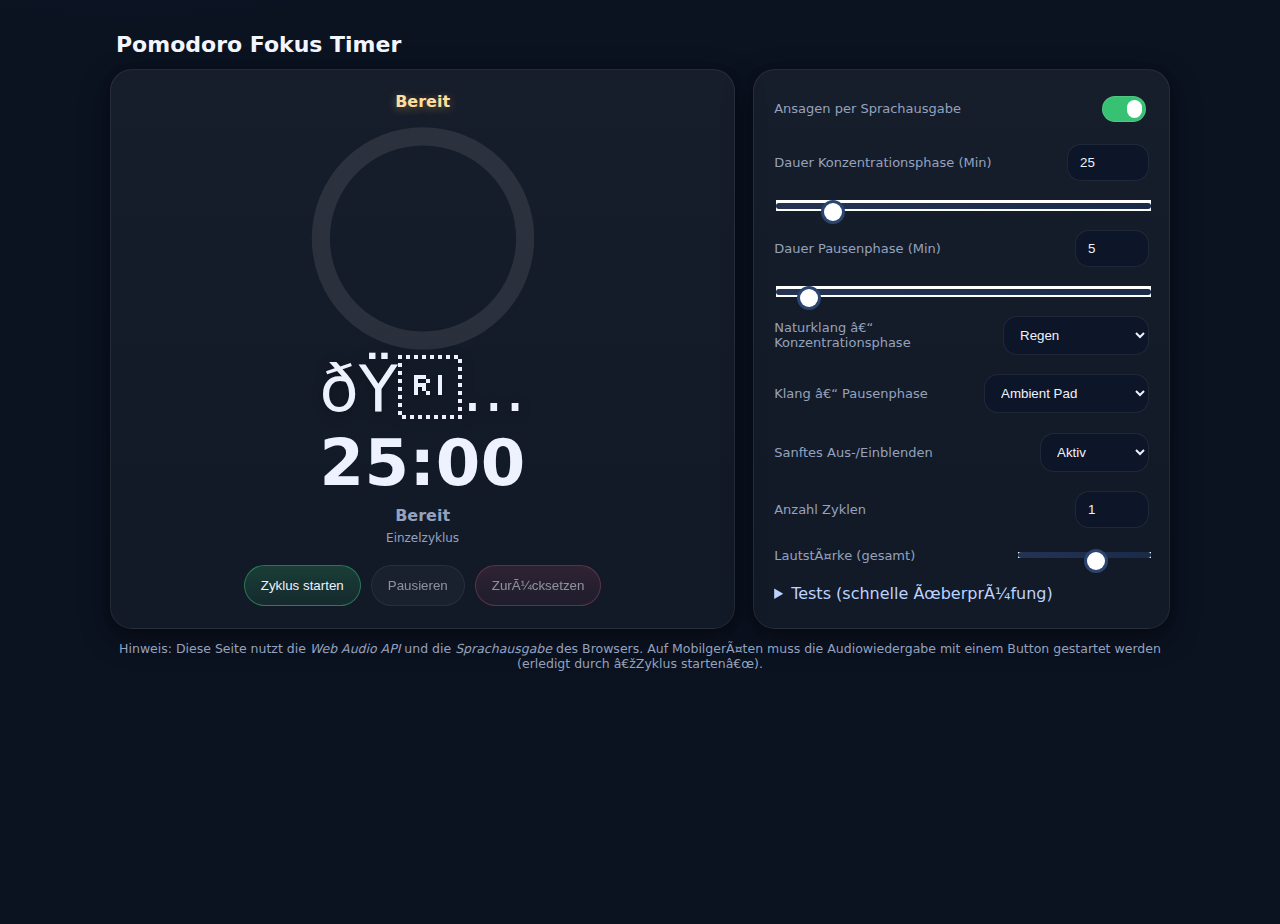
<file: index.html>
<!DOCTYPE html>
<html lang="de">
<head>
  <title>https://johannherrmann.github.io/Pomodoro-Webpage/</Pomodoro-Webpage>
<meta name="description" content="Little tool to use the pomodoro priciple to stay focused">
<meta property="og:title" content="Pomodoro Focus">
<meta property="og:description" content="Little tool to use the pomodoro priciple to stay focused">
<meta property="og:image" content="https://johannherrmann.github.io/assets/img/og-image.jpg">
<meta property="og:url" content="https://johannherrmann.github.io/">
<meta name="twitter:card" content="summary_large_image">

  <meta charset="utf-8" />
  <meta name="viewport" content="width=device-width, initial-scale=1" />
  <title>Pomodoro Naturklang Timer – UI Redesign</title>
  <style>
    :root{
      --bg:#0b1220;--panel:#121926;--panel2:#0e1624;--muted:#94a2be;--text:#eef2ff;--accent:#6aa6ff;--accent2:#8ef0c9;--ring1:#ffb347;--ring2:#ff6a6a;--ok:#37c172;--warn:#ff6a8e;
      --shadow:0 10px 30px rgba(0,0,0,.35), 0 2px 8px rgba(0,0,0,.25);
    }
    *{box-sizing:border-box}
    html,body{height:100%}
    body{margin:0;font-family:Inter,system-ui,-apple-system,Segoe UI,Roboto,Helvetica,Arial,sans-serif;background:radial-gradient(1000px 600px at 10% -30%, #11203a 0%, #0b1220 50%) no-repeat, #0b1220;color:var(--text);}
    .wrap{max-width:1100px;margin:24px auto;padding:8px 20px}
    header{margin-bottom:12px}
    h1{font-size:22px;margin:0 0 8px 6px;color:#f3f6ff;}

    .app{display:grid;grid-template-columns:1.2fr .8fr;gap:18px}
    @media (max-width:900px){.app{grid-template-columns:1fr}}

    .card{background:linear-gradient(180deg,rgba(255,255,255,.05),rgba(255,255,255,.03));border:1px solid rgba(255,255,255,.08);border-radius:22px;box-shadow:var(--shadow)}

    /* LEFT: TIMER */
    .timer{display:grid;grid-template-rows:auto 1fr auto;gap:14px;padding:22px}
    .phaseTitle{font-weight:700;text-align:center;color:#ffde9c;text-shadow:0 2px 10px rgba(255,210,120,.35)}
    .ringBox{display:grid;place-items:center;}
    .ring{width:min(72vw,420px);max-width:540px;aspect-ratio:1/1;display:grid;place-items:center;}
    .ring svg{width:100%;height:100%;display:block;}
    .inner{position:relative;display:grid;place-items:center}
    .time{font-size:clamp(36px,9vw,64px);font-weight:800;letter-spacing:.5px;}
    .centerCaption{margin-top:6px;font-weight:600;color:var(--muted)}
    .tomato{font-size:clamp(40px,8vw,64px);filter:drop-shadow(0 2px 6px rgba(0,0,0,.35));}
    .controls{display:flex;gap:10px;flex-wrap:wrap;justify-content:center;margin-top:6px}
    .btn{cursor:pointer;border:1px solid rgba(255,255,255,.12);background:rgba(255,255,255,.06);color:var(--text);padding:12px 16px;border-radius:999px}
    .btn.primary{background:linear-gradient(180deg,rgba(55,193,114,.22),rgba(55,193,114,.1));border-color:rgba(55,193,114,.5)}
    .btn.warn{background:linear-gradient(180deg,rgba(255,106,142,.22),rgba(255,106,142,.1));border-color:rgba(255,106,142,.5)}
    .btn:disabled{opacity:.55;cursor:not-allowed}

    /* RIGHT: SETTINGS */
    .panel{padding:20px;display:grid;gap:14px}
    .row{display:grid;grid-template-columns:1fr auto;gap:10px;align-items:center}
    .label{font-size:13px;color:var(--muted)}
    .ctl{background:#0d1628;border:1px solid rgba(255,255,255,.08);color:var(--text);border-radius:14px;padding:10px 12px}
    .slider{appearance:none;width:100%}
    .slider::-webkit-slider-thumb{appearance:none;width:18px;height:18px;border-radius:50%;background:#fff;box-shadow:0 0 0 3px #2b4570}
    .slider::-webkit-slider-runnable-track{height:6px;border-radius:999px;background:linear-gradient(90deg,#243352,#1a2a49)}
    .switch{appearance:none;width:44px;height:26px;border-radius:999px;background:#2a3654;position:relative;border:1px solid rgba(255,255,255,.12);cursor:pointer}
    .switch::after{content:"";position:absolute;inset:3px 24px 3px 3px;border-radius:999px;background:white;transition:all .18s}
    .switch:checked{background:#37c172}
    .switch:checked::after{inset:3px 3px 3px 24px}

    .footer{margin-top:12px;color:var(--muted);font-size:12.5px;text-align:center}
    .small{font-size:12px;color:var(--muted)}

    details.dev{margin-top:4px}
    details.dev summary{cursor:pointer;color:#bcd3ff}
  </style>
</head>
<body>
  <div class="wrap">
    <header>
      <h1>Pomodoro Fokus Timer</h1>
    </header>

    <div class="app">
      <!-- LEFT: TIMER -->
      <section class="card timer">
        <div class="phaseTitle" id="phaseTitle">Konzentrationsphase</div>

        <div class="ringBox">
          <div class="ring">
            <svg viewBox="0 0 100 100" aria-hidden="true">
              <!-- Track -->
              <defs>
                <linearGradient id="ringGrad" x1="0" y1="0" x2="1" y2="1">
                  <stop offset="0%" stop-color="var(--ring1)"/>
                  <stop offset="100%" stop-color="var(--ring2)"/>
                </linearGradient>
              </defs>
              <circle cx="50" cy="50" r="45" stroke="rgba(255,255,255,.09)" stroke-width="8" fill="none" />
              <circle id="ringProgress" cx="50" cy="50" r="45" stroke="url(#ringGrad)" stroke-width="8" fill="none" stroke-linecap="round" transform="rotate(-90 50 50)" stroke-dasharray="282.6" stroke-dashoffset="282.6" />
            </svg>
            <div class="inner">
              <div class="tomato" aria-hidden>🍅</div>
              <div class="time" id="time">25:00</div>
              <div class="centerCaption" id="centerCaption">Fokus!</div>
              <div class="small" id="cycleInfo" style="margin-top:6px">Einzelzyklus</div>
            </div>
          </div>
        </div>

        <div class="controls">
          <button id="startBtn" class="btn primary">Zyklus starten</button>
          <button id="pauseBtn" class="btn" disabled>Pausieren</button>
          <button id="resetBtn" class="btn warn" disabled>Zurücksetzen</button>
        </div>
      </section>

      <!-- RIGHT: SETTINGS -->
      <aside class="card panel">
        <div class="row">
          <div class="label">Ansagen per Sprachausgabe</div>
          <input id="speakToggle" class="switch" type="checkbox" checked>
        </div>

        <div class="row">
          <div class="label">Dauer Konzentrationsphase (Min)</div>
          <input id="focusMinutes" class="ctl" type="number" min="1" max="180" value="25">
        </div>
        <input id="focusRange" class="slider" type="range" min="1" max="180" value="25">

        <div class="row">
          <div class="label">Dauer Pausenphase (Min)</div>
          <input id="breakMinutes" class="ctl" type="number" min="1" max="60" value="5">
        </div>
        <input id="breakRange" class="slider" type="range" min="1" max="60" value="5">

        <div class="row">
          <div class="label">Naturklang – Konzentrationsphase</div>
          <select id="focusSound" class="ctl">
            <option value="rain">Regen</option>
            <option value="ocean">Meeresrauschen</option>
            <option value="forest">Wald / Wind</option>
            <option value="silence">Stille</option>
          </select>
        </div>

        <div class="row">
          <div class="label">Klang – Pausenphase</div>
          <select id="breakSound" class="ctl">
            <option value="ambient">Ambient Pad</option>
            <option value="chimes">Leises Glockenspiel</option>
            <option value="ocean">Meeresrauschen</option>
            <option value="silence">Stille</option>
          </select>
        </div>

        <div class="row">
          <div class="label">Sanftes Aus-/Einblenden</div>
          <select id="ducking" class="ctl">
            <option value="true">Aktiv</option>
            <option value="false">Deaktiviert</option>
          </select>
        </div>

        <div class="row">
          <div class="label">Anzahl Zyklen</div>
          <input id="cyclesCount" class="ctl" type="number" min="1" max="24" value="1">
        </div>

        <div class="row">
          <div class="label">Lautstärke (gesamt)</div>
          <input id="masterVol" class="slider" type="range" min="0" max="1" step="0.01" value="0.6">
        </div>

        <details class="dev">
          <summary>Tests (schnelle Überprüfung)</summary>
          <div class="small" style="margin:6px 0 8px">Setzt kurze Zeiten & startet automatisch.</div>
          <div style="display:flex;gap:8px;flex-wrap:wrap">
            <button id="test1" class="btn">2× (0.1 / 0.05 min)</button>
            <button id="test2" class="btn">3× (0.2 / 0.1 min)</button>
          </div>
        </details>

      </aside>
    </div>

    <p class="footer">Hinweis: Diese Seite nutzt die <em>Web Audio API</em> und die <em>Sprachausgabe</em> des Browsers. Auf Mobilgeräten muss die Audiowiedergabe mit einem Button gestartet werden (erledigt durch „Zyklus starten“).</p>
  </div>

  <!-- End Cycle Modal -->
  <dialog id="repeatDialog" class="card" style="padding:0;max-width:min(520px,94vw)">
    <div style="padding:18px">
      <h3 style="margin:0 0 8px 0">Der Zyklus ist beendet</h3>
      <p style="margin:0 0 12px 0">Möchtest du einen weiteren starten?</p>
      <div style="display:flex;gap:10px">
        <button id="repeatYes" class="btn primary">Ja, weiter</button>
        <button id="repeatNo" class="btn">Nein, stoppen</button>
      </div>
    </div>
  </dialog>

  <script>
    // ————————————————————————————————
    // Shortcuts
    // ————————————————————————————————
    const $ = (s)=>document.querySelector(s);
    const timeEl=$('#time');
    const ringEl=$('#ringProgress');
    const phaseTitle=$('#phaseTitle');
    const caption=$('#centerCaption');
    const cycleInfoEl=$('#cycleInfo');

    const startBtn=$('#startBtn');
    const pauseBtn=$('#pauseBtn');
    const resetBtn=$('#resetBtn');

    // Controls
    const speakToggle=$('#speakToggle');
    const focusMinutesEl=$('#focusMinutes');
    const breakMinutesEl=$('#breakMinutes');
    const focusRange=$('#focusRange');
    const breakRange=$('#breakRange');
    const focusSoundEl=$('#focusSound');
    const breakSoundEl=$('#breakSound');
    const duckingEl=$('#ducking');
    const cyclesCountEl=$('#cyclesCount');
    const masterVolEl=$('#masterVol');

    const repeatDialog=$('#repeatDialog');
    const repeatYes=$('#repeatYes');
    const repeatNo=$('#repeatNo');

    // Keep number inputs & ranges in sync
    function bindRange(num,range){
      num.addEventListener('input',()=>{ range.value=num.value; });
      range.addEventListener('input',()=>{ num.value=range.value; updateInitialTime(); });
    }
    bindRange(focusMinutesEl, focusRange);
    bindRange(breakMinutesEl, breakRange);

    function fmt(sec){ const m=Math.floor(sec/60).toString().padStart(2,'0'); const s=Math.floor(sec%60).toString().padStart(2,'0'); return `${m}:${s}`; }

    function speak(text){ if(!speakToggle.checked) return; try{ const u=new SpeechSynthesisUtterance(text); u.lang='de-DE'; speechSynthesis.cancel(); speechSynthesis.speak(u);}catch(e){} }

    function setCycleInfo(){
      const configured=Math.max(1,parseInt(cyclesCountEl.value||'1',10));
      const total=(currentPhase==='idle')?configured:totalCycles;
      if(total<=1) cycleInfoEl.textContent='Einzelzyklus'; else cycleInfoEl.textContent=`Zyklus ${currentCycle}/${total}`;
    }

    // ————————————————————————————————
    // Audio Engine
    // ————————————————————————————————
    let ctx, masterGain;
    function ensureAudio(){
      if(!ctx){
        ctx = new (window.AudioContext||window.webkitAudioContext)();
        masterGain=ctx.createGain();
        masterGain.gain.value=parseFloat(masterVolEl.value);
        masterGain.connect(ctx.destination);
      }
      if(ctx.state==='suspended') ctx.resume();
    }
    masterVolEl.addEventListener('input',()=>{ if(masterGain) masterGain.gain.value=parseFloat(masterVolEl.value); });

    function rampGain(g,value,time=0.7){ const now=ctx.currentTime; g.gain.cancelScheduledValues(now); g.gain.setValueAtTime(g.gain.value, now); g.gain.linearRampToValueAtTime(value, now+time); }
    function createNoiseBuffer(seconds=2){ const rate=ctx.sampleRate; const b=ctx.createBuffer(1,seconds*rate,rate); const d=b.getChannelData(0); for(let i=0;i<d.length;i++){ d[i]=Math.random()*2-1; } return b; }

    function makeRainNode(){ const src=ctx.createBufferSource(); src.buffer=createNoiseBuffer(2); src.loop=true; const bp=ctx.createBiquadFilter(); bp.type='bandpass'; bp.frequency.value=700; bp.Q.value=.6; const hp=ctx.createBiquadFilter(); hp.type='highpass'; hp.frequency.value=200; const delay=ctx.createDelay(1.0); delay.delayTime.value=.25; const feedback=ctx.createGain(); feedback.gain.value=.2; const wet=ctx.createGain(); wet.gain.value=.35; const out=ctx.createGain(); out.gain.value=.8; src.connect(bp); bp.connect(hp); hp.connect(out); hp.connect(delay); delay.connect(feedback); feedback.connect(delay); delay.connect(wet); wet.connect(out); return {start(){src.start();}, stop(){try{src.stop();}catch{}}, node:out}; }
    function makeOceanNode(){ const src=ctx.createBufferSource(); src.buffer=createNoiseBuffer(2); src.loop=true; const lp=ctx.createBiquadFilter(); lp.type='lowpass'; lp.frequency.value=800; const lfo=ctx.createOscillator(); lfo.type='sine'; lfo.frequency.value=.12; const lfoG=ctx.createGain(); lfoG.gain.value=350; const out=ctx.createGain(); out.gain.value=.8; lfo.connect(lfoG); lfoG.connect(lp.frequency); src.connect(lp); lp.connect(out); return {start(){src.start(); lfo.start();}, stop(){try{src.stop();}catch{} try{lfo.stop();}catch{}}, node:out}; }
    function makeForestNode(){ const src=ctx.createBufferSource(); src.buffer=createNoiseBuffer(2); src.loop=true; const hp=ctx.createBiquadFilter(); hp.type='highpass'; hp.frequency.value=120; const lp=ctx.createBiquadFilter(); lp.type='lowpass'; lp.frequency.value=1500; const lfo=ctx.createOscillator(); lfo.type='sine'; lfo.frequency.value=.07; const lfoG=ctx.createGain(); lfoG.gain.value=100; lfo.connect(lfoG); lfoG.connect(hp.frequency); const out=ctx.createGain(); out.gain.value=.75; src.connect(hp); hp.connect(lp); lp.connect(out); return {start(){src.start(); lfo.start();}, stop(){try{src.stop();}catch{} try{lfo.stop();}catch{}}, node:out}; }

    function startNature(kind){ ensureAudio(); const maker={rain:makeRainNode,ocean:makeOceanNode,forest:makeForestNode,silence:()=>({start(){},stop(){},node:ctx.createGain()})}[kind]||makeRainNode; const unit=maker(); const g=ctx.createGain(); g.gain.value=0.0; unit.node.connect(g).connect(masterGain); unit.start(); if(duckingEl.value==='true') rampGain(g,1.0,1.0); else g.gain.value=1.0; return ()=>{ if(duckingEl.value==='true'){ rampGain(g,0.0,0.8); setTimeout(()=>{unit.stop(); g.disconnect();},850);} else { try{unit.stop();}catch{} g.disconnect(); } }; }
    function makeAmbientPad(){ const out=ctx.createGain(); out.gain.value=.8; const notes=[220,277.18,329.63,440]; const oscs=notes.map((f,i)=>{ const o=ctx.createOscillator(); o.type='sine'; o.frequency.value=f; const g=ctx.createGain(); g.gain.value=0.15 - i*0.02; o.connect(g).connect(out); return o; }); const lfo=ctx.createOscillator(); lfo.type='sine'; lfo.frequency.value=.08; const lfoG=ctx.createGain(); lfoG.gain.value=.25; lfo.connect(lfoG); lfoG.connect(out.gain); return {start(){oscs.forEach(o=>o.start()); lfo.start();}, stop(){oscs.forEach(o=>{try{o.stop();}catch{}}); try{lfo.stop();}catch{}}, node:out}; }
    function makeChimes(){ const out=ctx.createGain(); out.gain.value=.8; let id; function note(f,d=.9){ const o=ctx.createOscillator(); o.type='triangle'; o.frequency.value=f; const g=ctx.createGain(); g.gain.value=.0001; const lp=ctx.createBiquadFilter(); lp.type='lowpass'; lp.frequency.value=3000; o.connect(lp).connect(g).connect(out); const now=ctx.currentTime; g.gain.setValueAtTime(.0001,now); g.gain.exponentialRampToValueAtTime(.35,now+.04); g.gain.exponentialRampToValueAtTime(.0001,now+d); o.start(); o.stop(now+d+.02);} return {start(){ const scale=[523.25,587.33,659.25,783.99,880.00]; let i=0; id=setInterval(()=>{ note(scale[i%scale.length]*(Math.random()<0.4?2:1)); i++; },1200); }, stop(){ if(id) clearInterval(id); }, node:out}; }
    function startBreakSound(kind){ ensureAudio(); const maker={ambient:makeAmbientPad,chimes:makeChimes,ocean:makeOceanNode,silence:()=>({start(){},stop(){},node:ctx.createGain()})}[kind]||makeAmbientPad; const unit=maker(); const g=ctx.createGain(); g.gain.value=0.0; unit.node.connect(g).connect(masterGain); unit.start(); if(duckingEl.value==='true') rampGain(g,1.0,1.0); else g.gain.value=1.0; return ()=>{ if(duckingEl.value==='true'){ rampGain(g,0.0,0.8); setTimeout(()=>{unit.stop(); g.disconnect();},850);} else { try{unit.stop();}catch{} g.disconnect(); } }; }

    // ————————————————————————————————
    // Timer Logic
    // ————————————————————————————————
    let ticker=null; let remaining=0; let totalPhase=0; let currentPhase='idle'; let stopCurrentSound=null; let totalCycles=1, cyclesDone=0, currentCycle=0;

    function updateRing(){ const CIRC=2*Math.PI*45; const done=(totalPhase>0? (1-remaining/totalPhase):0); ringEl.setAttribute('stroke-dasharray', CIRC.toFixed(1)); ringEl.setAttribute('stroke-dashoffset', (CIRC*(1-done)).toFixed(1)); }

    function updateUI(){ timeEl.textContent=fmt(Math.max(0,remaining)); caption.textContent= currentPhase==='focus' ? 'Fokus!' : currentPhase==='break' ? 'Pause' : 'Bereit'; phaseTitle.textContent= currentPhase==='focus' ? 'Konzentrationsphase' : currentPhase==='break' ? 'Pausenphase' : 'Bereit'; pauseBtn.disabled=(currentPhase==='idle'); resetBtn.disabled=(currentPhase==='idle'); setCycleInfo(); updateRing(); }

    function clearTicker(){ if(ticker){ clearInterval(ticker); ticker=null; } }

    function startPhase(name, seconds){ currentPhase=name; remaining=seconds; totalPhase=seconds; updateUI(); clearTicker(); ticker=setInterval(()=>{ remaining-=1; updateUI(); if(remaining<=0){ clearTicker(); onPhaseEnd(); } },1000); }

    function onPhaseEnd(){ if(stopCurrentSound){ stopCurrentSound(); stopCurrentSound=null; } if(currentPhase==='focus'){ speak('Nun beginnt deine Pause'); const brkSec=Math.max(1, parseInt(breakMinutesEl.value,10)||5)*60; stopCurrentSound=startBreakSound(breakSoundEl.value); startPhase('break', brkSec); } else if(currentPhase==='break'){ cyclesDone+=1; if(cyclesDone<totalCycles){ speak('Die nächste Konzentrationsphase beginnt!'); startCycle(); } else { const ask=()=>{ repeatDialog.showModal(); }; speak('Der Zyklus ist beendet, möchtest du einen weiteren starten?'); setTimeout(ask, 250); currentPhase='idle'; updateUI(); startBtn.disabled=false; pauseBtn.disabled=true; } } }

    function startCycle(){ ensureAudio(); clearTicker(); if(stopCurrentSound){ stopCurrentSound(); stopCurrentSound=null; } currentCycle=cyclesDone+1; const focSec=Math.max(1, parseInt(focusMinutesEl.value,10)||25)*60; stopCurrentSound=startNature(focusSoundEl.value); startPhase('focus', focSec); startBtn.disabled=true; pauseBtn.disabled=false; resetBtn.disabled=false; }

    function startRun(){ totalCycles=Math.max(1, parseInt(cyclesCountEl.value,10) || 1); cyclesDone=0; currentCycle=0; startCycle(); }

    function resume(){ if(ctx && ctx.state==='suspended'){ ctx.resume(); } }

    // ————————————————————————————————
    // Events
    // ————————————————————————————————
    startBtn.addEventListener('click', ()=> startRun());

    pauseBtn.addEventListener('click', ()=>{
      if(!ctx) return;
      if(ctx.state==='running'){
        ctx.suspend(); clearTicker(); pauseBtn.textContent='Fortsetzen';
      } else {
        ctx.resume(); clearTicker(); ticker=setInterval(()=>{ remaining-=1; updateUI(); if(remaining<=0){ clearTicker(); onPhaseEnd(); } },1000); pauseBtn.textContent='Pausieren';
      }
    });

    resetBtn.addEventListener('click', ()=>{
      clearTicker(); if(stopCurrentSound){ stopCurrentSound(); stopCurrentSound=null; }
      currentPhase='idle'; remaining=parseInt(focusMinutesEl.value,10)*60 || 1500; totalPhase=remaining; totalCycles=Math.max(1, parseInt(cyclesCountEl.value,10) || 1); cyclesDone=0; currentCycle=0; updateUI(); startBtn.disabled=false; pauseBtn.disabled=true; pauseBtn.textContent='Pausieren'; resetBtn.disabled=true; if(ctx && ctx.state==='suspended') ctx.resume();
    });

    repeatYes && repeatYes.addEventListener('click', ()=>{ repeatDialog.close(); speak('Die nächste Konzentrationsphase beginnt!'); setTimeout(()=> startRun(), 300); });
    repeatNo && repeatNo.addEventListener('click', ()=> repeatDialog.close());

    // Test buttons
    const t1=$('#test1'), t2=$('#test2');
    if(t1){ t1.addEventListener('click', ()=>{ focusMinutesEl.value=0.1; focusRange.value=0.1; breakMinutesEl.value=0.05; breakRange.value=0.05; cyclesCountEl.value=2; updateInitialTime(); startRun(); }); }
    if(t2){ t2.addEventListener('click', ()=>{ focusMinutesEl.value=0.2; focusRange.value=0.2; breakMinutesEl.value=0.1; breakRange.value=0.1; cyclesCountEl.value=3; updateInitialTime(); startRun(); }); }

    function updateInitialTime(){ remaining=parseFloat(focusMinutesEl.value)*60; totalPhase=remaining; updateUI(); }

    // Initial UI
    updateInitialTime();
  </script>
</body>
</html>
</file>
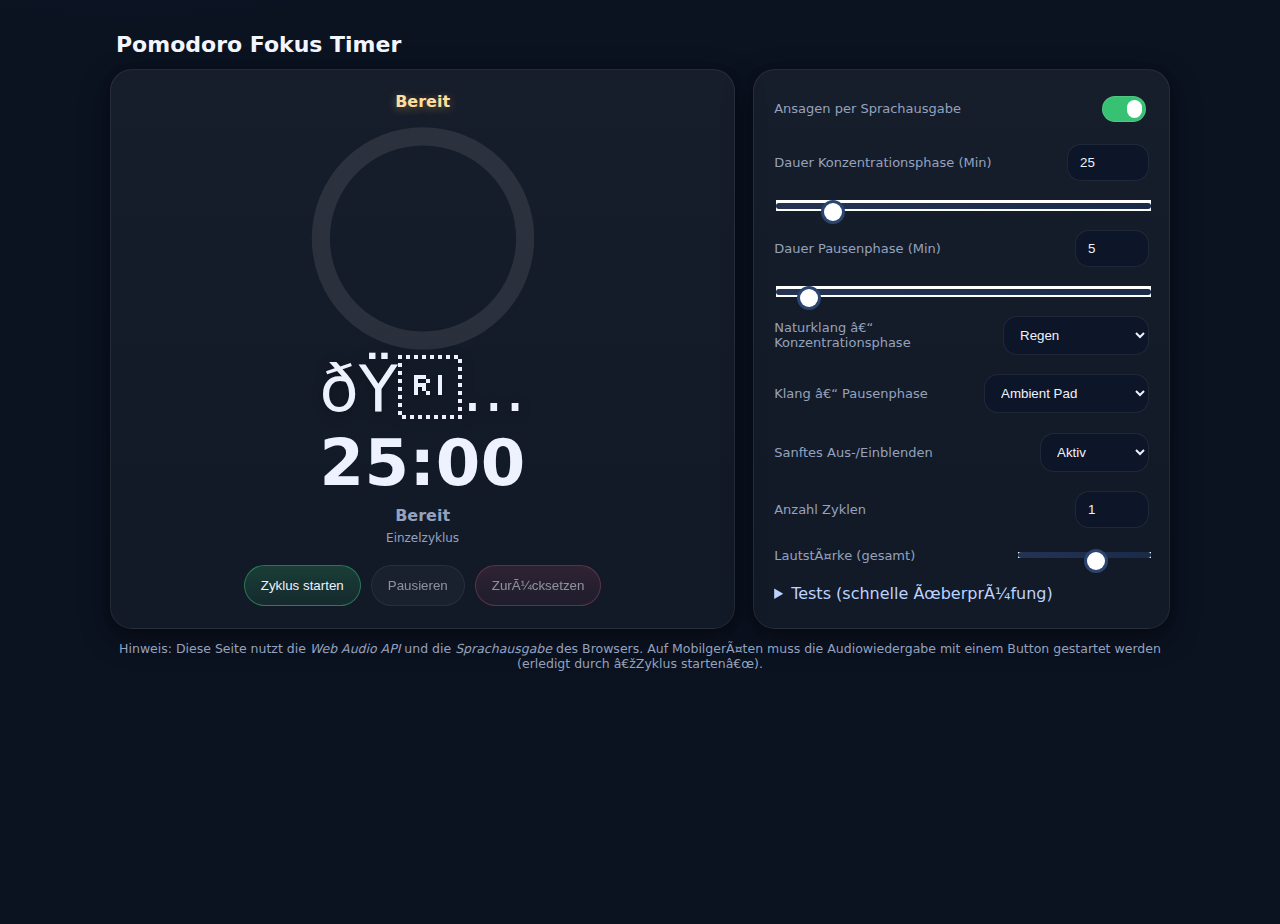
<file: Backupindex.html>
<!DOCTYPE html>
<html lang="de">
<head>
  <title>https://johannherrmann.github.io/Pomodoro-Webpage/</Pomodoro-Webpage>
<meta name="description" content="Little tool to use the pomodoro priciple to stay focused">
<meta property="og:title" content="Pomodoro Focus">
<meta property="og:description" content="Little tool to use the pomodoro priciple to stay focused">
<meta property="og:image" content="https://johannherrmann.github.io/assets/img/og-image.jpg">
<meta property="og:url" content="https://johannherrmann.github.io/">
<meta name="twitter:card" content="summary_large_image">

  <meta charset="utf-8" />
  <meta name="viewport" content="width=device-width, initial-scale=1" />
  <title>Pomodoro Naturklang Timer – UI Redesign</title>
  <style>
    :root{
      --bg:#0b1220;--panel:#121926;--panel2:#0e1624;--muted:#94a2be;--text:#eef2ff;--accent:#6aa6ff;--accent2:#8ef0c9;--ring1:#ffb347;--ring2:#ff6a6a;--ok:#37c172;--warn:#ff6a8e;
      --shadow:0 10px 30px rgba(0,0,0,.35), 0 2px 8px rgba(0,0,0,.25);
    }
    *{box-sizing:border-box}
    html,body{height:100%}
    body{margin:0;font-family:Inter,system-ui,-apple-system,Segoe UI,Roboto,Helvetica,Arial,sans-serif;background:radial-gradient(1000px 600px at 10% -30%, #11203a 0%, #0b1220 50%) no-repeat, #0b1220;color:var(--text);}
    .wrap{max-width:1100px;margin:24px auto;padding:8px 20px}
    header{margin-bottom:12px}
    h1{font-size:22px;margin:0 0 8px 6px;color:#f3f6ff;}

    .app{display:grid;grid-template-columns:1.2fr .8fr;gap:18px}
    @media (max-width:900px){.app{grid-template-columns:1fr}}

    .card{background:linear-gradient(180deg,rgba(255,255,255,.05),rgba(255,255,255,.03));border:1px solid rgba(255,255,255,.08);border-radius:22px;box-shadow:var(--shadow)}

    /* LEFT: TIMER */
    .timer{display:grid;grid-template-rows:auto 1fr auto;gap:14px;padding:22px}
    .phaseTitle{font-weight:700;text-align:center;color:#ffde9c;text-shadow:0 2px 10px rgba(255,210,120,.35)}
    .ringBox{display:grid;place-items:center;}
    .ring{width:min(72vw,420px);max-width:540px;aspect-ratio:1/1;display:grid;place-items:center;}
    .ring svg{width:100%;height:100%;display:block;}
    .inner{position:relative;display:grid;place-items:center}
    .time{font-size:clamp(36px,9vw,64px);font-weight:800;letter-spacing:.5px;}
    .centerCaption{margin-top:6px;font-weight:600;color:var(--muted)}
    .tomato{font-size:clamp(40px,8vw,64px);filter:drop-shadow(0 2px 6px rgba(0,0,0,.35));}
    .controls{display:flex;gap:10px;flex-wrap:wrap;justify-content:center;margin-top:6px}
    .btn{cursor:pointer;border:1px solid rgba(255,255,255,.12);background:rgba(255,255,255,.06);color:var(--text);padding:12px 16px;border-radius:999px}
    .btn.primary{background:linear-gradient(180deg,rgba(55,193,114,.22),rgba(55,193,114,.1));border-color:rgba(55,193,114,.5)}
    .btn.warn{background:linear-gradient(180deg,rgba(255,106,142,.22),rgba(255,106,142,.1));border-color:rgba(255,106,142,.5)}
    .btn:disabled{opacity:.55;cursor:not-allowed}

    /* RIGHT: SETTINGS */
    .panel{padding:20px;display:grid;gap:14px}
    .row{display:grid;grid-template-columns:1fr auto;gap:10px;align-items:center}
    .label{font-size:13px;color:var(--muted)}
    .ctl{background:#0d1628;border:1px solid rgba(255,255,255,.08);color:var(--text);border-radius:14px;padding:10px 12px}
    .slider{appearance:none;width:100%}
    .slider::-webkit-slider-thumb{appearance:none;width:18px;height:18px;border-radius:50%;background:#fff;box-shadow:0 0 0 3px #2b4570}
    .slider::-webkit-slider-runnable-track{height:6px;border-radius:999px;background:linear-gradient(90deg,#243352,#1a2a49)}
    .switch{appearance:none;width:44px;height:26px;border-radius:999px;background:#2a3654;position:relative;border:1px solid rgba(255,255,255,.12);cursor:pointer}
    .switch::after{content:"";position:absolute;inset:3px 24px 3px 3px;border-radius:999px;background:white;transition:all .18s}
    .switch:checked{background:#37c172}
    .switch:checked::after{inset:3px 3px 3px 24px}

    .footer{margin-top:12px;color:var(--muted);font-size:12.5px;text-align:center}
    .small{font-size:12px;color:var(--muted)}

    details.dev{margin-top:4px}
    details.dev summary{cursor:pointer;color:#bcd3ff}
  </style>
</head>
<body>
  <div class="wrap">
    <header>
      <h1>Pomodoro Fokus Timer</h1>
    </header>

    <div class="app">
      <!-- LEFT: TIMER -->
      <section class="card timer">
        <div class="phaseTitle" id="phaseTitle">Konzentrationsphase</div>

        <div class="ringBox">
          <div class="ring">
            <svg viewBox="0 0 100 100" aria-hidden="true">
              <!-- Track -->
              <defs>
                <linearGradient id="ringGrad" x1="0" y1="0" x2="1" y2="1">
                  <stop offset="0%" stop-color="var(--ring1)"/>
                  <stop offset="100%" stop-color="var(--ring2)"/>
                </linearGradient>
              </defs>
              <circle cx="50" cy="50" r="45" stroke="rgba(255,255,255,.09)" stroke-width="8" fill="none" />
              <circle id="ringProgress" cx="50" cy="50" r="45" stroke="url(#ringGrad)" stroke-width="8" fill="none" stroke-linecap="round" transform="rotate(-90 50 50)" stroke-dasharray="282.6" stroke-dashoffset="282.6" />
            </svg>
            <div class="inner">
              <div class="tomato" aria-hidden>🍅</div>
              <div class="time" id="time">25:00</div>
              <div class="centerCaption" id="centerCaption">Fokus!</div>
              <div class="small" id="cycleInfo" style="margin-top:6px">Einzelzyklus</div>
            </div>
          </div>
        </div>

        <div class="controls">
          <button id="startBtn" class="btn primary">Zyklus starten</button>
          <button id="pauseBtn" class="btn" disabled>Pausieren</button>
          <button id="resetBtn" class="btn warn" disabled>Zurücksetzen</button>
        </div>
      </section>

      <!-- RIGHT: SETTINGS -->
      <aside class="card panel">
        <div class="row">
          <div class="label">Ansagen per Sprachausgabe</div>
          <input id="speakToggle" class="switch" type="checkbox" checked>
        </div>

        <div class="row">
          <div class="label">Dauer Konzentrationsphase (Min)</div>
          <input id="focusMinutes" class="ctl" type="number" min="1" max="180" value="25">
        </div>
        <input id="focusRange" class="slider" type="range" min="1" max="180" value="25">

        <div class="row">
          <div class="label">Dauer Pausenphase (Min)</div>
          <input id="breakMinutes" class="ctl" type="number" min="1" max="60" value="5">
        </div>
        <input id="breakRange" class="slider" type="range" min="1" max="60" value="5">

        <div class="row">
          <div class="label">Naturklang – Konzentrationsphase</div>
          <select id="focusSound" class="ctl">
            <option value="rain">Regen</option>
            <option value="ocean">Meeresrauschen</option>
            <option value="forest">Wald / Wind</option>
            <option value="silence">Stille</option>
          </select>
        </div>

        <div class="row">
          <div class="label">Klang – Pausenphase</div>
          <select id="breakSound" class="ctl">
            <option value="ambient">Ambient Pad</option>
            <option value="chimes">Leises Glockenspiel</option>
            <option value="ocean">Meeresrauschen</option>
            <option value="silence">Stille</option>
          </select>
        </div>

        <div class="row">
          <div class="label">Sanftes Aus-/Einblenden</div>
          <select id="ducking" class="ctl">
            <option value="true">Aktiv</option>
            <option value="false">Deaktiviert</option>
          </select>
        </div>

        <div class="row">
          <div class="label">Anzahl Zyklen</div>
          <input id="cyclesCount" class="ctl" type="number" min="1" max="24" value="1">
        </div>

        <div class="row">
          <div class="label">Lautstärke (gesamt)</div>
          <input id="masterVol" class="slider" type="range" min="0" max="1" step="0.01" value="0.6">
        </div>

        <details class="dev">
          <summary>Tests (schnelle Überprüfung)</summary>
          <div class="small" style="margin:6px 0 8px">Setzt kurze Zeiten & startet automatisch.</div>
          <div style="display:flex;gap:8px;flex-wrap:wrap">
            <button id="test1" class="btn">2× (0.1 / 0.05 min)</button>
            <button id="test2" class="btn">3× (0.2 / 0.1 min)</button>
          </div>
        </details>

      </aside>
    </div>

    <p class="footer">Hinweis: Diese Seite nutzt die <em>Web Audio API</em> und die <em>Sprachausgabe</em> des Browsers. Auf Mobilgeräten muss die Audiowiedergabe mit einem Button gestartet werden (erledigt durch „Zyklus starten“).</p>
  </div>

  <!-- End Cycle Modal -->
  <dialog id="repeatDialog" class="card" style="padding:0;max-width:min(520px,94vw)">
    <div style="padding:18px">
      <h3 style="margin:0 0 8px 0">Der Zyklus ist beendet</h3>
      <p style="margin:0 0 12px 0">Möchtest du einen weiteren starten?</p>
      <div style="display:flex;gap:10px">
        <button id="repeatYes" class="btn primary">Ja, weiter</button>
        <button id="repeatNo" class="btn">Nein, stoppen</button>
      </div>
    </div>
  </dialog>

  <script>
    // ————————————————————————————————
    // Shortcuts
    // ————————————————————————————————
    const $ = (s)=>document.querySelector(s);
    const timeEl=$('#time');
    const ringEl=$('#ringProgress');
    const phaseTitle=$('#phaseTitle');
    const caption=$('#centerCaption');
    const cycleInfoEl=$('#cycleInfo');

    const startBtn=$('#startBtn');
    const pauseBtn=$('#pauseBtn');
    const resetBtn=$('#resetBtn');

    // Controls
    const speakToggle=$('#speakToggle');
    const focusMinutesEl=$('#focusMinutes');
    const breakMinutesEl=$('#breakMinutes');
    const focusRange=$('#focusRange');
    const breakRange=$('#breakRange');
    const focusSoundEl=$('#focusSound');
    const breakSoundEl=$('#breakSound');
    const duckingEl=$('#ducking');
    const cyclesCountEl=$('#cyclesCount');
    const masterVolEl=$('#masterVol');

    const repeatDialog=$('#repeatDialog');
    const repeatYes=$('#repeatYes');
    const repeatNo=$('#repeatNo');

    // Keep number inputs & ranges in sync
    function bindRange(num,range){
      num.addEventListener('input',()=>{ range.value=num.value; });
      range.addEventListener('input',()=>{ num.value=range.value; updateInitialTime(); });
    }
    bindRange(focusMinutesEl, focusRange);
    bindRange(breakMinutesEl, breakRange);

    function fmt(sec){ const m=Math.floor(sec/60).toString().padStart(2,'0'); const s=Math.floor(sec%60).toString().padStart(2,'0'); return `${m}:${s}`; }

    function speak(text){ if(!speakToggle.checked) return; try{ const u=new SpeechSynthesisUtterance(text); u.lang='de-DE'; speechSynthesis.cancel(); speechSynthesis.speak(u);}catch(e){} }

    function setCycleInfo(){
      const configured=Math.max(1,parseInt(cyclesCountEl.value||'1',10));
      const total=(currentPhase==='idle')?configured:totalCycles;
      if(total<=1) cycleInfoEl.textContent='Einzelzyklus'; else cycleInfoEl.textContent=`Zyklus ${currentCycle}/${total}`;
    }

    // ————————————————————————————————
    // Audio Engine
    // ————————————————————————————————
    let ctx, masterGain;
    function ensureAudio(){
      if(!ctx){
        ctx = new (window.AudioContext||window.webkitAudioContext)();
        masterGain=ctx.createGain();
        masterGain.gain.value=parseFloat(masterVolEl.value);
        masterGain.connect(ctx.destination);
      }
      if(ctx.state==='suspended') ctx.resume();
    }
    masterVolEl.addEventListener('input',()=>{ if(masterGain) masterGain.gain.value=parseFloat(masterVolEl.value); });

    function rampGain(g,value,time=0.7){ const now=ctx.currentTime; g.gain.cancelScheduledValues(now); g.gain.setValueAtTime(g.gain.value, now); g.gain.linearRampToValueAtTime(value, now+time); }
    function createNoiseBuffer(seconds=2){ const rate=ctx.sampleRate; const b=ctx.createBuffer(1,seconds*rate,rate); const d=b.getChannelData(0); for(let i=0;i<d.length;i++){ d[i]=Math.random()*2-1; } return b; }

    function makeRainNode(){ const src=ctx.createBufferSource(); src.buffer=createNoiseBuffer(2); src.loop=true; const bp=ctx.createBiquadFilter(); bp.type='bandpass'; bp.frequency.value=700; bp.Q.value=.6; const hp=ctx.createBiquadFilter(); hp.type='highpass'; hp.frequency.value=200; const delay=ctx.createDelay(1.0); delay.delayTime.value=.25; const feedback=ctx.createGain(); feedback.gain.value=.2; const wet=ctx.createGain(); wet.gain.value=.35; const out=ctx.createGain(); out.gain.value=.8; src.connect(bp); bp.connect(hp); hp.connect(out); hp.connect(delay); delay.connect(feedback); feedback.connect(delay); delay.connect(wet); wet.connect(out); return {start(){src.start();}, stop(){try{src.stop();}catch{}}, node:out}; }
    function makeOceanNode(){ const src=ctx.createBufferSource(); src.buffer=createNoiseBuffer(2); src.loop=true; const lp=ctx.createBiquadFilter(); lp.type='lowpass'; lp.frequency.value=800; const lfo=ctx.createOscillator(); lfo.type='sine'; lfo.frequency.value=.12; const lfoG=ctx.createGain(); lfoG.gain.value=350; const out=ctx.createGain(); out.gain.value=.8; lfo.connect(lfoG); lfoG.connect(lp.frequency); src.connect(lp); lp.connect(out); return {start(){src.start(); lfo.start();}, stop(){try{src.stop();}catch{} try{lfo.stop();}catch{}}, node:out}; }
    function makeForestNode(){ const src=ctx.createBufferSource(); src.buffer=createNoiseBuffer(2); src.loop=true; const hp=ctx.createBiquadFilter(); hp.type='highpass'; hp.frequency.value=120; const lp=ctx.createBiquadFilter(); lp.type='lowpass'; lp.frequency.value=1500; const lfo=ctx.createOscillator(); lfo.type='sine'; lfo.frequency.value=.07; const lfoG=ctx.createGain(); lfoG.gain.value=100; lfo.connect(lfoG); lfoG.connect(hp.frequency); const out=ctx.createGain(); out.gain.value=.75; src.connect(hp); hp.connect(lp); lp.connect(out); return {start(){src.start(); lfo.start();}, stop(){try{src.stop();}catch{} try{lfo.stop();}catch{}}, node:out}; }

    function startNature(kind){ ensureAudio(); const maker={rain:makeRainNode,ocean:makeOceanNode,forest:makeForestNode,silence:()=>({start(){},stop(){},node:ctx.createGain()})}[kind]||makeRainNode; const unit=maker(); const g=ctx.createGain(); g.gain.value=0.0; unit.node.connect(g).connect(masterGain); unit.start(); if(duckingEl.value==='true') rampGain(g,1.0,1.0); else g.gain.value=1.0; return ()=>{ if(duckingEl.value==='true'){ rampGain(g,0.0,0.8); setTimeout(()=>{unit.stop(); g.disconnect();},850);} else { try{unit.stop();}catch{} g.disconnect(); } }; }
    function makeAmbientPad(){ const out=ctx.createGain(); out.gain.value=.8; const notes=[220,277.18,329.63,440]; const oscs=notes.map((f,i)=>{ const o=ctx.createOscillator(); o.type='sine'; o.frequency.value=f; const g=ctx.createGain(); g.gain.value=0.15 - i*0.02; o.connect(g).connect(out); return o; }); const lfo=ctx.createOscillator(); lfo.type='sine'; lfo.frequency.value=.08; const lfoG=ctx.createGain(); lfoG.gain.value=.25; lfo.connect(lfoG); lfoG.connect(out.gain); return {start(){oscs.forEach(o=>o.start()); lfo.start();}, stop(){oscs.forEach(o=>{try{o.stop();}catch{}}); try{lfo.stop();}catch{}}, node:out}; }
    function makeChimes(){ const out=ctx.createGain(); out.gain.value=.8; let id; function note(f,d=.9){ const o=ctx.createOscillator(); o.type='triangle'; o.frequency.value=f; const g=ctx.createGain(); g.gain.value=.0001; const lp=ctx.createBiquadFilter(); lp.type='lowpass'; lp.frequency.value=3000; o.connect(lp).connect(g).connect(out); const now=ctx.currentTime; g.gain.setValueAtTime(.0001,now); g.gain.exponentialRampToValueAtTime(.35,now+.04); g.gain.exponentialRampToValueAtTime(.0001,now+d); o.start(); o.stop(now+d+.02);} return {start(){ const scale=[523.25,587.33,659.25,783.99,880.00]; let i=0; id=setInterval(()=>{ note(scale[i%scale.length]*(Math.random()<0.4?2:1)); i++; },1200); }, stop(){ if(id) clearInterval(id); }, node:out}; }
    function startBreakSound(kind){ ensureAudio(); const maker={ambient:makeAmbientPad,chimes:makeChimes,ocean:makeOceanNode,silence:()=>({start(){},stop(){},node:ctx.createGain()})}[kind]||makeAmbientPad; const unit=maker(); const g=ctx.createGain(); g.gain.value=0.0; unit.node.connect(g).connect(masterGain); unit.start(); if(duckingEl.value==='true') rampGain(g,1.0,1.0); else g.gain.value=1.0; return ()=>{ if(duckingEl.value==='true'){ rampGain(g,0.0,0.8); setTimeout(()=>{unit.stop(); g.disconnect();},850);} else { try{unit.stop();}catch{} g.disconnect(); } }; }

    // ————————————————————————————————
    // Timer Logic
    // ————————————————————————————————
    let ticker=null; let remaining=0; let totalPhase=0; let currentPhase='idle'; let stopCurrentSound=null; let totalCycles=1, cyclesDone=0, currentCycle=0;

    function updateRing(){ const CIRC=2*Math.PI*45; const done=(totalPhase>0? (1-remaining/totalPhase):0); ringEl.setAttribute('stroke-dasharray', CIRC.toFixed(1)); ringEl.setAttribute('stroke-dashoffset', (CIRC*(1-done)).toFixed(1)); }

    function updateUI(){ timeEl.textContent=fmt(Math.max(0,remaining)); caption.textContent= currentPhase==='focus' ? 'Fokus!' : currentPhase==='break' ? 'Pause' : 'Bereit'; phaseTitle.textContent= currentPhase==='focus' ? 'Konzentrationsphase' : currentPhase==='break' ? 'Pausenphase' : 'Bereit'; pauseBtn.disabled=(currentPhase==='idle'); resetBtn.disabled=(currentPhase==='idle'); setCycleInfo(); updateRing(); }

    function clearTicker(){ if(ticker){ clearInterval(ticker); ticker=null; } }

    function startPhase(name, seconds){ currentPhase=name; remaining=seconds; totalPhase=seconds; updateUI(); clearTicker(); ticker=setInterval(()=>{ remaining-=1; updateUI(); if(remaining<=0){ clearTicker(); onPhaseEnd(); } },1000); }

    function onPhaseEnd(){ if(stopCurrentSound){ stopCurrentSound(); stopCurrentSound=null; } if(currentPhase==='focus'){ speak('Nun beginnt deine Pause'); const brkSec=Math.max(1, parseInt(breakMinutesEl.value,10)||5)*60; stopCurrentSound=startBreakSound(breakSoundEl.value); startPhase('break', brkSec); } else if(currentPhase==='break'){ cyclesDone+=1; if(cyclesDone<totalCycles){ speak('Die nächste Konzentrationsphase beginnt!'); startCycle(); } else { const ask=()=>{ repeatDialog.showModal(); }; speak('Der Zyklus ist beendet, möchtest du einen weiteren starten?'); setTimeout(ask, 250); currentPhase='idle'; updateUI(); startBtn.disabled=false; pauseBtn.disabled=true; } } }

    function startCycle(){ ensureAudio(); clearTicker(); if(stopCurrentSound){ stopCurrentSound(); stopCurrentSound=null; } currentCycle=cyclesDone+1; const focSec=Math.max(1, parseInt(focusMinutesEl.value,10)||25)*60; stopCurrentSound=startNature(focusSoundEl.value); startPhase('focus', focSec); startBtn.disabled=true; pauseBtn.disabled=false; resetBtn.disabled=false; }

    function startRun(){ totalCycles=Math.max(1, parseInt(cyclesCountEl.value,10) || 1); cyclesDone=0; currentCycle=0; startCycle(); }

    function resume(){ if(ctx && ctx.state==='suspended'){ ctx.resume(); } }

    // ————————————————————————————————
    // Events
    // ————————————————————————————————
    startBtn.addEventListener('click', ()=> startRun());

    pauseBtn.addEventListener('click', ()=>{
      if(!ctx) return;
      if(ctx.state==='running'){
        ctx.suspend(); clearTicker(); pauseBtn.textContent='Fortsetzen';
      } else {
        ctx.resume(); clearTicker(); ticker=setInterval(()=>{ remaining-=1; updateUI(); if(remaining<=0){ clearTicker(); onPhaseEnd(); } },1000); pauseBtn.textContent='Pausieren';
      }
    });

    resetBtn.addEventListener('click', ()=>{
      clearTicker(); if(stopCurrentSound){ stopCurrentSound(); stopCurrentSound=null; }
      currentPhase='idle'; remaining=parseInt(focusMinutesEl.value,10)*60 || 1500; totalPhase=remaining; totalCycles=Math.max(1, parseInt(cyclesCountEl.value,10) || 1); cyclesDone=0; currentCycle=0; updateUI(); startBtn.disabled=false; pauseBtn.disabled=true; pauseBtn.textContent='Pausieren'; resetBtn.disabled=true; if(ctx && ctx.state==='suspended') ctx.resume();
    });

    repeatYes && repeatYes.addEventListener('click', ()=>{ repeatDialog.close(); speak('Die nächste Konzentrationsphase beginnt!'); setTimeout(()=> startRun(), 300); });
    repeatNo && repeatNo.addEventListener('click', ()=> repeatDialog.close());

    // Test buttons
    const t1=$('#test1'), t2=$('#test2');
    if(t1){ t1.addEventListener('click', ()=>{ focusMinutesEl.value=0.1; focusRange.value=0.1; breakMinutesEl.value=0.05; breakRange.value=0.05; cyclesCountEl.value=2; updateInitialTime(); startRun(); }); }
    if(t2){ t2.addEventListener('click', ()=>{ focusMinutesEl.value=0.2; focusRange.value=0.2; breakMinutesEl.value=0.1; breakRange.value=0.1; cyclesCountEl.value=3; updateInitialTime(); startRun(); }); }

    function updateInitialTime(){ remaining=parseFloat(focusMinutesEl.value)*60; totalPhase=remaining; updateUI(); }

    // Initial UI
    updateInitialTime();
  </script>
</body>
</html>
</file>
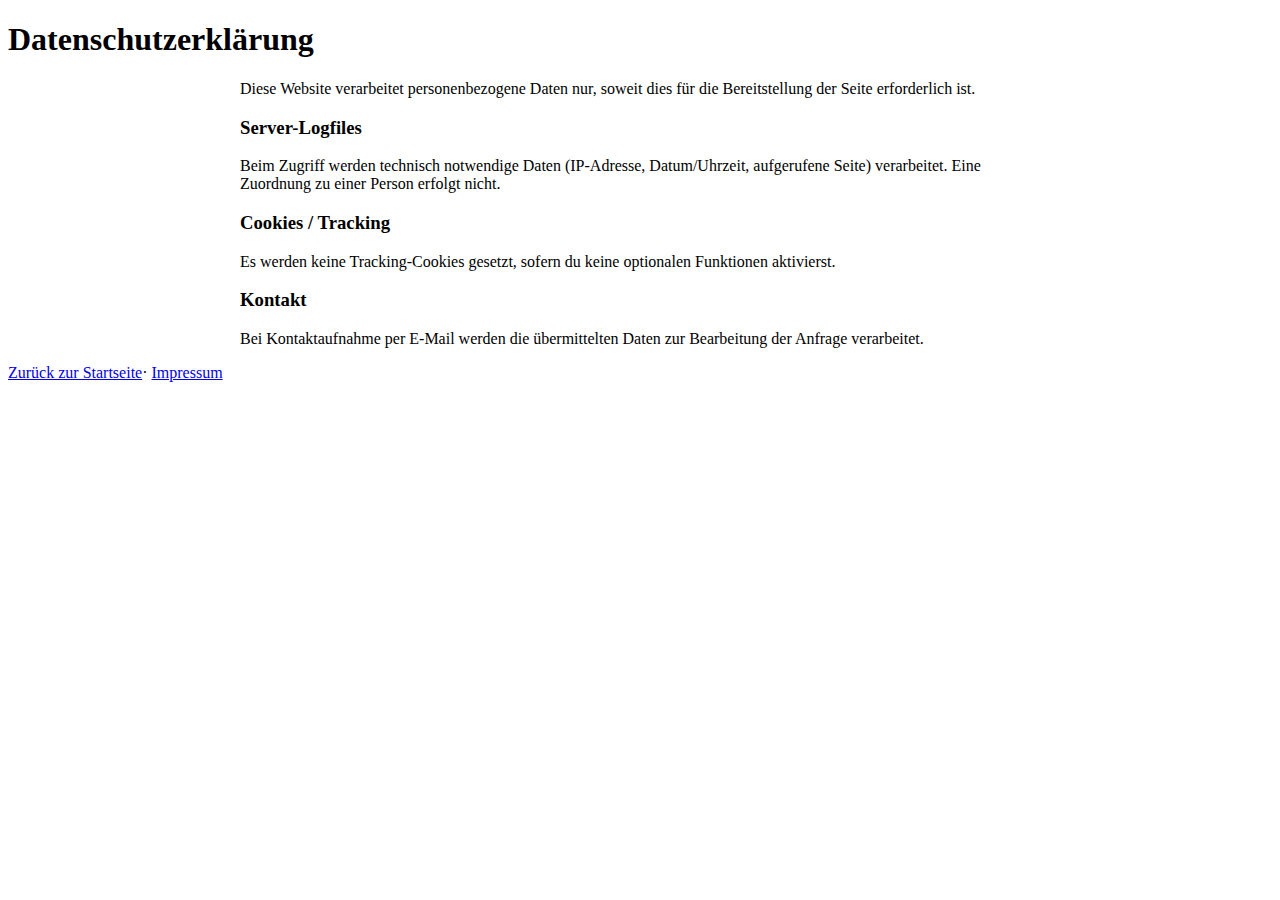
<file: datenschutz.html>
<!DOCTYPE html>
<html lang="de">
<head>
  <meta charset="utf-8" />
  <meta name="viewport" content="width=device-width, initial-scale=1" />
  <title>Datenschutzerklärung</title>
  <link rel="stylesheet" href="assets/css/style.css">
</head>
<body>
  <div class="wrap">
    <header>
      <h1>Datenschutzerklärung</h1>
      <div></div>
    </header>

    <section class="card panel" style="max-width:800px;margin:auto">
      <p>Diese Website verarbeitet personenbezogene Daten nur, soweit dies für die Bereitstellung der Seite erforderlich ist.</p>
      <h3>Server-Logfiles</h3>
      <p>Beim Zugriff werden technisch notwendige Daten (IP-Adresse, Datum/Uhrzeit, aufgerufene Seite) verarbeitet. Eine Zuordnung zu einer Person erfolgt nicht.</p>
      <h3>Cookies / Tracking</h3>
      <p>Es werden keine Tracking-Cookies gesetzt, sofern du keine optionalen Funktionen aktivierst.</p>
      <h3>Kontakt</h3>
      <p>Bei Kontaktaufnahme per E-Mail werden die übermittelten Daten zur Bearbeitung der Anfrage verarbeitet.</p>
    </section>

    <nav class="legal">
      <a href="index.html">Zurück zur Startseite</a><span>·</span>
      <a href="impressum.html">Impressum</a>
    </nav>
  </div>
</body>
</html>
</file>
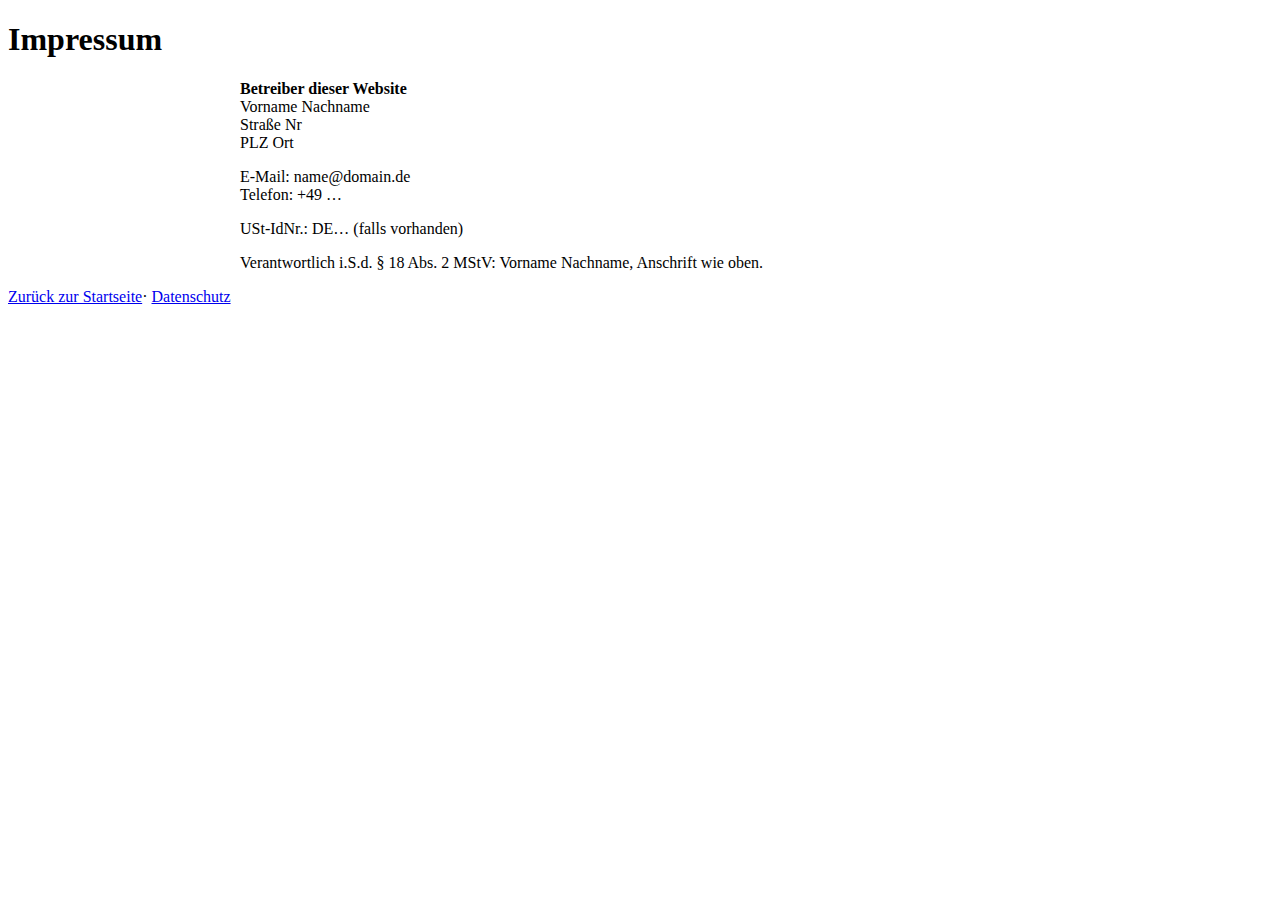
<file: impressum.html>
<!DOCTYPE html>
<html lang="de">
<head>
  <meta charset="utf-8" />
  <meta name="viewport" content="width=device-width, initial-scale=1" />
  <title>Impressum</title>
  <link rel="stylesheet" href="assets/css/style.css">
</head>
<body>
  <div class="wrap">
    <header>
      <h1>Impressum</h1>
      <div></div>
    </header>

    <section class="card panel" style="max-width:800px;margin:auto">
      <p><strong>Betreiber dieser Website</strong><br>Vorname Nachname<br>Straße Nr<br>PLZ Ort</p>
      <p>E-Mail: name@domain.de<br>Telefon: +49 …</p>
      <p>USt-IdNr.: DE… (falls vorhanden)</p>
      <p>Verantwortlich i.S.d. § 18 Abs. 2 MStV: Vorname Nachname, Anschrift wie oben.</p>
    </section>

    <nav class="legal">
      <a href="index.html">Zurück zur Startseite</a><span>·</span>
      <a href="datenschutz.html">Datenschutz</a>
    </nav>
  </div>
</body>
</html>
</file>
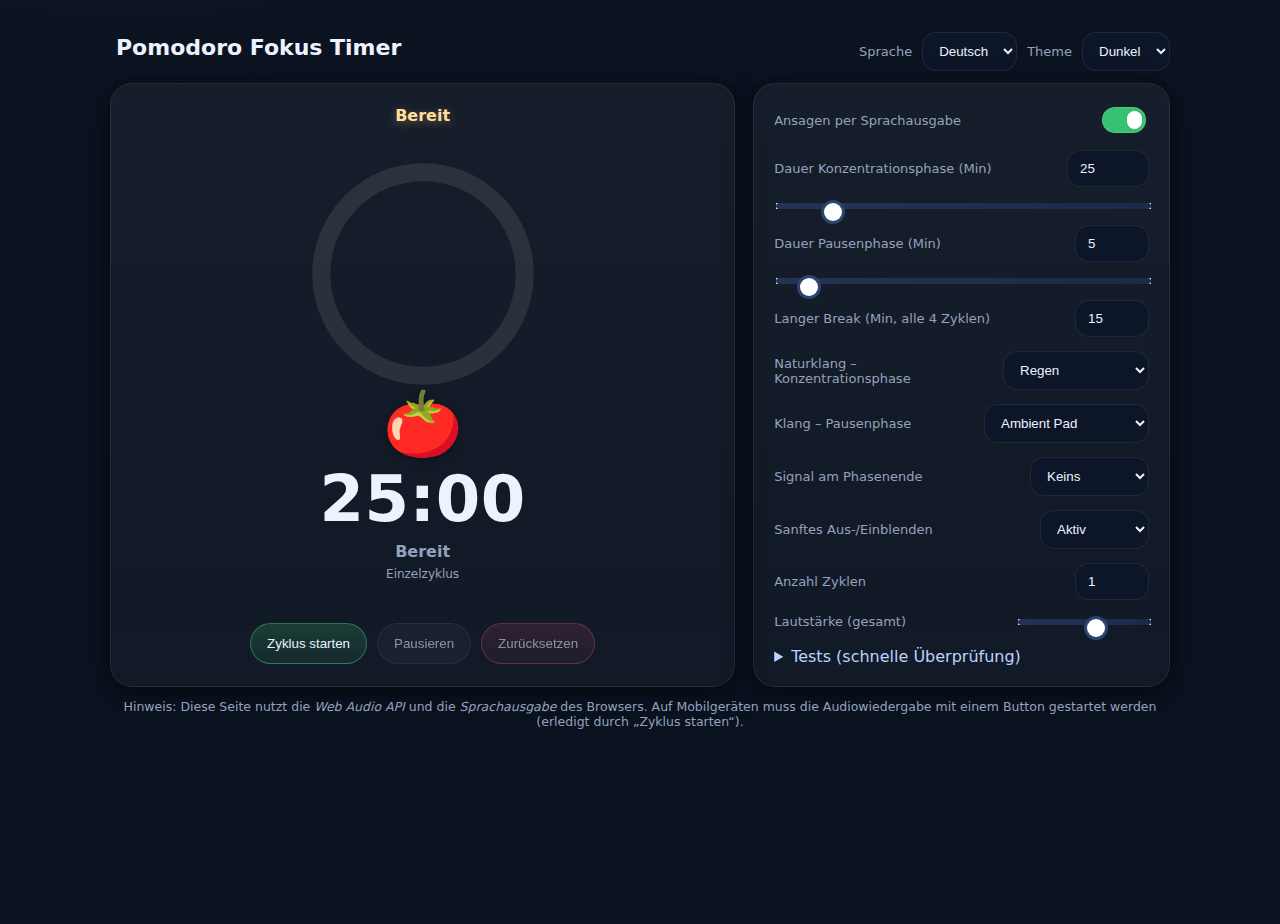
<file: index.html.html>
<!DOCTYPE html>
<html lang="de">
<head>
  <meta charset="utf-8" />
  <meta name="viewport" content="width=device-width, initial-scale=1" />
  <title>Pomodoro Naturklang Timer – Pro</title>
  <style>
    :root{
      --bg:#0b1220;--panel:#121926;--panel2:#0e1624;--muted:#94a2be;--text:#eef2ff;--accent:#6aa6ff;--accent2:#8ef0c9;--ring1:#ffb347;--ring2:#ff6a6a;--ok:#37c172;--warn:#ff6a8e;
      --shadow:0 10px 30px rgba(0,0,0,.35), 0 2px 8px rgba(0,0,0,.25);
    }
    body.light{
      --bg:#f6f8fb;--panel:#ffffff;--panel2:#e9f0ff;--muted:#5b6b82;--text:#0e1b2b;--accent:#3b82f6;--accent2:#22c55e;--ring1:#fb923c;--ring2:#ef4444;--ok:#16a34a;--warn:#ef476f;
      --shadow:0 8px 30px rgba(7,17,45,.12), 0 1px 6px rgba(7,17,45,.08);
    }
    *{box-sizing:border-box}
    html,body{height:100%}
    body{margin:0;font-family:Inter,system-ui,-apple-system,Segoe UI,Roboto,Helvetica,Arial,sans-serif;background:radial-gradient(1000px 600px at 10% -30%, var(--panel2) 0%, var(--bg) 60%) no-repeat, var(--bg);color:var(--text);}
    .wrap{max-width:1100px;margin:24px auto;padding:8px 20px}
    header{margin-bottom:12px;display:flex;align-items:center;justify-content:space-between}
    h1{font-size:22px;margin:0 0 8px 6px;color:var(--text);}

    .app{display:grid;grid-template-columns:1.2fr .8fr;gap:18px}
    @media (max-width:900px){.app{grid-template-columns:1fr}}

    .card{background:linear-gradient(180deg,rgba(255,255,255,.05),rgba(255,255,255,.03));border:1px solid rgba(255,255,255,.08);border-radius:22px;box-shadow:var(--shadow)}
    body.light .card{background:linear-gradient(180deg,rgba(255,255,255,.9),rgba(255,255,255,.85));border:1px solid rgba(7,17,45,.08)}

    /* LEFT: TIMER */
    .timer{display:grid;grid-template-rows:auto 1fr auto;gap:14px;padding:22px}
    .phaseTitle{font-weight:700;text-align:center;color:#ffde9c;text-shadow:0 2px 10px rgba(255,210,120,.35)}
    body.light .phaseTitle{color:#8a5a00;text-shadow:none}
    .ringBox{display:grid;place-items:center;}
    .ring{width:min(72vw,420px);max-width:540px;aspect-ratio:1/1;display:grid;place-items:center;}
    .ring svg{width:100%;height:100%;display:block;}
    .inner{position:relative;display:grid;place-items:center}
    .time{font-size:clamp(36px,9vw,64px);font-weight:800;letter-spacing:.5px;}
    .centerCaption{margin-top:6px;font-weight:600;color:var(--muted)}
    .tomato{font-size:clamp(40px,8vw,64px);filter:drop-shadow(0 2px 6px rgba(0,0,0,.35));}
    .controls{display:flex;gap:10px;flex-wrap:wrap;justify-content:center;margin-top:6px}
    .btn{cursor:pointer;border:1px solid rgba(255,255,255,.12);background:rgba(255,255,255,.06);color:var(--text);padding:12px 16px;border-radius:999px}
    .btn.primary{background:linear-gradient(180deg,rgba(55,193,114,.22),rgba(55,193,114,.1));border-color:rgba(55,193,114,.5)}
    .btn.warn{background:linear-gradient(180deg,rgba(255,106,142,.22),rgba(255,106,142,.1));border-color:rgba(255,106,142,.5)}
    .btn:disabled{opacity:.55;cursor:not-allowed}
    body.light .btn{background:#f4f7ff;border-color:rgba(7,17,45,.12)}

    /* RIGHT: SETTINGS */
    .panel{padding:20px;display:grid;gap:14px}
    .row{display:grid;grid-template-columns:1fr auto;gap:10px;align-items:center}
    .label{font-size:13px;color:var(--muted)}
    .ctl{background:#0d1628;border:1px solid rgba(255,255,255,.08);color:var(--text);border-radius:14px;padding:10px 12px}
    body.light .ctl{background:#f6f8ff;border:1px solid rgba(7,17,45,.08);color:#0e1b2b}
    .slider{appearance:none;width:100%}
    .slider::-webkit-slider-thumb{appearance:none;width:18px;height:18px;border-radius:50%;background:#fff;box-shadow:0 0 0 3px #2b4570}
    .slider::-webkit-slider-runnable-track{height:6px;border-radius:999px;background:linear-gradient(90deg,#243352,#1a2a49)}
    body.light .slider::-webkit-slider-runnable-track{background:linear-gradient(90deg,#bcd3ff,#9ab7ff)}
    .switch{appearance:none;width:44px;height:26px;border-radius:999px;background:#2a3654;position:relative;border:1px solid rgba(255,255,255,.12);cursor:pointer}
    .switch::after{content:"";position:absolute;inset:3px 24px 3px 3px;border-radius:999px;background:white;transition:all .18s}
    .switch:checked{background:#37c172}
    .switch:checked::after{inset:3px 3px 3px 24px}

    .footer{margin-top:12px;color:var(--muted);font-size:12.5px;text-align:center}
    .small{font-size:12px;color:var(--muted)}

    details.dev{margin-top:4px}
    details.dev summary{cursor:pointer;color:#bcd3ff}
    body.light details.dev summary{color:#345}
  </style>
</head>
<body>
  <div class="wrap">
    <header>
      <h1 id="title">Pomodoro Fokus Timer</h1>
      <div style="display:flex;gap:10px;align-items:center">
        <div class="label" id="labelLanguage">Sprache</div>
        <select id="lang" class="ctl">
          <option value="de" selected>Deutsch</option>
          <option value="en">English</option>
        </select>
        <div class="label" id="labelTheme">Theme</div>
        <select id="theme" class="ctl">
          <option value="dark" selected>Dunkel</option>
          <option value="light">Hell</option>
        </select>
      </div>
    </header>

    <div class="app">
      <!-- LEFT: TIMER -->
      <section class="card timer">
        <div class="phaseTitle" id="phaseTitle">Konzentrationsphase</div>

        <div class="ringBox">
          <div class="ring">
            <svg viewBox="0 0 100 100" aria-hidden="true">
              <defs>
                <linearGradient id="ringGrad" x1="0" y1="0" x2="1" y2="1">
                  <stop offset="0%" stop-color="var(--ring1)"/>
                  <stop offset="100%" stop-color="var(--ring2)"/>
                </linearGradient>
              </defs>
              <circle cx="50" cy="50" r="45" stroke="rgba(255,255,255,.09)" stroke-width="8" fill="none" />
              <circle id="ringProgress" cx="50" cy="50" r="45" stroke="url(#ringGrad)" stroke-width="8" fill="none" stroke-linecap="round" transform="rotate(-90 50 50)" stroke-dasharray="282.6" stroke-dashoffset="282.6" />
            </svg>
            <div class="inner">
              <div class="tomato" aria-hidden>🍅</div>
              <div class="time" id="time">25:00</div>
              <div class="centerCaption" id="centerCaption">Fokus!</div>
              <div class="small" id="cycleInfo" style="margin-top:6px">Einzelzyklus</div>
            </div>
          </div>
        </div>

        <div class="controls">
          <button id="startBtn" class="btn primary">Zyklus starten</button>
          <button id="pauseBtn" class="btn" disabled>Pausieren</button>
          <button id="resetBtn" class="btn warn" disabled>Zurücksetzen</button>
        </div>
      </section>

      <!-- RIGHT: SETTINGS -->
      <aside class="card panel">
        <div class="row">
          <div class="label" id="labelSpeak">Ansagen per Sprachausgabe</div>
          <input id="speakToggle" class="switch" type="checkbox" checked>
        </div>

        <div class="row">
          <div class="label" id="labelFocusMin">Dauer Konzentrationsphase (Min)</div>
          <input id="focusMinutes" class="ctl" type="number" min="1" max="180" value="25">
        </div>
        <input id="focusRange" class="slider" type="range" min="1" max="180" value="25">

        <div class="row">
          <div class="label" id="labelBreakMin">Dauer Pausenphase (Min)</div>
          <input id="breakMinutes" class="ctl" type="number" min="1" max="60" value="5">
        </div>
        <input id="breakRange" class="slider" type="range" min="1" max="60" value="5">

        <div class="row">
          <div class="label" id="labelLongBreak">Langer Break (Min, alle 4 Zyklen)</div>
          <input id="longBreakMinutes" class="ctl" type="number" min="1" max="60" value="15">
        </div>

        <div class="row">
          <div class="label" id="labelFocusSound">Naturklang – Konzentrationsphase</div>
          <select id="focusSound" class="ctl">
            <option value="rain">Regen</option>
            <option value="ocean">Meeresrauschen</option>
            <option value="forest">Wald / Wind</option>
            <option value="stream">Bachlauf</option>
            <option value="fire">Kaminfeuer</option>
            <option value="crickets">Grillen</option>
            <option value="brown">Brown Noise</option>
            <option value="silence">Stille</option>
          </select>
        </div>

        <div class="row">
          <div class="label" id="labelBreakSound">Klang – Pausenphase</div>
          <select id="breakSound" class="ctl">
            <option value="ambient">Ambient Pad</option>
            <option value="chimes">Leises Glockenspiel</option>
            <option value="softbells">Weiche Bells</option>
            <option value="ocean">Meeresrauschen</option>
            <option value="silence">Stille</option>
          </select>
        </div>

        <div class="row">
          <div class="label" id="labelEndSignal">Signal am Phasenende</div>
          <select id="endSignal" class="ctl">
            <option value="none" selected>Keins</option>
            <option value="gong">Gong</option>
            <option value="bowl">Klangschale</option>
          </select>
        </div>

        <div class="row">
          <div class="label" id="labelDucking">Sanftes Aus-/Einblenden</div>
          <select id="ducking" class="ctl">
            <option value="true">Aktiv</option>
            <option value="false">Deaktiviert</option>
          </select>
        </div>

        <div class="row">
          <div class="label" id="labelCycles">Anzahl Zyklen</div>
          <input id="cyclesCount" class="ctl" type="number" min="1" max="24" value="1">
        </div>

        <div class="row">
          <div class="label" id="labelVol">Lautstärke (gesamt)</div>
          <input id="masterVol" class="slider" type="range" min="0" max="1" step="0.01" value="0.6">
        </div>

        <details class="dev">
          <summary id="testsSummary">Tests (schnelle Überprüfung)</summary>
          <div class="small" style="margin:6px 0 8px" id="testsHint">Setzt kurze Zeiten & startet automatisch.</div>
          <div style="display:flex;gap:8px;flex-wrap:wrap">
            <button id="test1" class="btn">2× (0.1 / 0.05 min)</button>
            <button id="test2" class="btn">3× (0.2 / 0.1 min)</button>
            <button id="test3" class="btn">4× (0.05 / 0.03, Lang 0.08)</button>
          </div>
        </details>

      </aside>
    </div>

    <p class="footer" id="footerNote">Hinweis: Diese Seite nutzt die <em>Web Audio API</em> und die <em>Sprachausgabe</em> des Browsers. Auf Mobilgeräten muss die Audiowiedergabe mit einem Button gestartet werden (erledigt durch „Zyklus starten“).</p>
  </div>

  <!-- End Cycle Modal -->
  <dialog id="repeatDialog" class="card" style="padding:0;max-width:min(520px,94vw)">
    <div style="padding:18px">
      <h3 id="modalTitle" style="margin:0 0 8px 0">Der Zyklus ist beendet</h3>
      <p id="modalQuestion" style="margin:0 0 12px 0">Möchtest du einen weiteren starten?</p>
      <div style="display:flex;gap:10px">
        <button id="repeatYes" class="btn primary">Ja, weiter</button>
        <button id="repeatNo" class="btn">Nein, stoppen</button>
      </div>
    </div>
  </dialog>

  <script>
    // ————————————————————————————————
    // Shortcuts
    // ————————————————————————————————
    const $ = (s)=>document.querySelector(s);
    const timeEl=$('#time');
    const ringEl=$('#ringProgress');
    const phaseTitle=$('#phaseTitle');
    const caption=$('#centerCaption');
    const cycleInfoEl=$('#cycleInfo');

    const startBtn=$('#startBtn');
    const pauseBtn=$('#pauseBtn');
    const resetBtn=$('#resetBtn');

    // Controls
    const speakToggle=$('#speakToggle');
    const focusMinutesEl=$('#focusMinutes');
    const breakMinutesEl=$('#breakMinutes');
    const longBreakMinutesEl=$('#longBreakMinutes');
    const focusRange=$('#focusRange');
    const breakRange=$('#breakRange');
    const focusSoundEl=$('#focusSound');
    const breakSoundEl=$('#breakSound');
    const endSignalEl=$('#endSignal');
    const duckingEl=$('#ducking');
    const cyclesCountEl=$('#cyclesCount');
    const masterVolEl=$('#masterVol');
    const langSel=$('#lang');
    const themeSel=$('#theme');

    const repeatDialog=$('#repeatDialog');
    const repeatYes=$('#repeatYes');
    const repeatNo=$('#repeatNo');

    // i18n
    let LANG='de';
    const i18n={
      de:{title:'Pomodoro Fokus Timer', start:'Zyklus starten', pause:'Pausieren', resume:'Fortsetzen', reset:'Zurücksetzen',
          speak:'Ansagen per Sprachausgabe', focusMin:'Dauer Konzentrationsphase (Min)', breakMin:'Dauer Pausenphase (Min)', longBreak:'Langer Break (Min, alle 4 Zyklen)',
          focusSound:'Naturklang – Konzentrationsphase', breakSound:'Klang – Pausenphase', endSignal:'Signal am Phasenende', ducking:'Sanftes Aus-/Einblenden', cycles:'Anzahl Zyklen', volume:'Lautstärke (gesamt)',
          testsSummary:'Tests (schnelle Überprüfung)', testsHint:'Setzt kurze Zeiten & startet automatisch.',
          footer:'Hinweis: Diese Seite nutzt die <em>Web Audio API</em> und die <em>Sprachausgabe</em> des Browsers. Auf Mobilgeräten muss die Audiowiedergabe mit einem Button gestartet werden (erledigt durch „Zyklus starten“).',
          ready:'Bereit', focus:'Konzentrationsphase', break:'Pausenphase', focusCap:'Fokus!', breakCap:'Pause',
          langLabel:'Sprache', themeLabel:'Theme', dark:'Dunkel', light:'Hell',
          modalTitle:'Der Zyklus ist beendet', modalQuestion:'Möchtest du einen weiteren starten?', yes:'Ja, weiter', no:'Nein, stoppen',
          speech:{start_break:'Nun beginnt deine Pause', long_break:'Nun beginnt deine lange Pause', next_focus:'Die nächste Konzentrationsphase beginnt!', cycle_end:'Der Zyklus ist beendet, möchtest du einen weiteren starten?'}
      },
      en:{title:'Pomodoro Focus Timer', start:'Start cycle', pause:'Pause', resume:'Resume', reset:'Reset',
          speak:'Voice announcements', focusMin:'Focus duration (min)', breakMin:'Break duration (min)', longBreak:'Long break (min, every 4 cycles)',
          focusSound:'Nature sound – Focus', breakSound:'Sound – Break', endSignal:'End-of-phase signal', ducking:'Smooth fade in/out', cycles:'Number of cycles', volume:'Master volume',
          testsSummary:'Tests (quick)', testsHint:'Sets short times & auto-starts.',
          footer:'Note: This page uses the Web Audio API and the browser\'s speech synthesis. On mobile, audio must be started by a user gesture (the “Start cycle” button).',
          ready:'Ready', focus:'Focus session', break:'Break session', focusCap:'Focus!', breakCap:'Break',
          langLabel:'Language', themeLabel:'Theme', dark:'Dark', light:'Light',
          modalTitle:'Cycle finished', modalQuestion:'Do you want to start another one?', yes:'Yes', no:'No',
          speech:{start_break:'Your break starts now', long_break:'Your long break starts now', next_focus:'The next focus session is starting!', cycle_end:'The cycle has finished. Do you want to start another one?'}
      }
    };

    function applyLang(){
      const t=i18n[LANG];
      document.documentElement.lang=LANG==='de'?'de':'en';
      $('#title').textContent=t.title;
      $('#labelLanguage').textContent=t.langLabel;
      $('#labelTheme').textContent=t.themeLabel;
      $('#phaseTitle').textContent = currentPhase==='focus'?t.focus : currentPhase==='break'?t.break : t.ready;
      caption.textContent = currentPhase==='focus'?t.focusCap : currentPhase==='break'?t.breakCap : t.ready;
      startBtn.textContent=t.start; resetBtn.textContent=t.reset; pauseBtn.textContent=(ctx && ctx.state==='running')?t.pause:t.pause;
      $('#labelSpeak').textContent=t.speak;
      $('#labelFocusMin').textContent=t.focusMin;
      $('#labelBreakMin').textContent=t.breakMin;
      $('#labelLongBreak').textContent=t.longBreak;
      $('#labelFocusSound').textContent=t.focusSound;
      $('#labelBreakSound').textContent=t.breakSound;
      $('#labelEndSignal').textContent=t.endSignal;
      $('#labelDucking').textContent=t.ducking;
      $('#labelCycles').textContent=t.cycles;
      $('#labelVol').textContent=t.volume;
      $('#testsSummary').textContent=t.testsSummary;
      $('#testsHint').textContent=t.testsHint;
      $('#footerNote').innerHTML=t.footer;
      $('#modalTitle').textContent=t.modalTitle;
      $('#modalQuestion').textContent=t.modalQuestion;
      repeatYes.textContent=t.yes; repeatNo.textContent=t.no;
      setCycleInfo();
    }

    function setPauseButtonState(){ pauseBtn.textContent = (ctx && ctx.state==='running') ? i18n[LANG].pause : i18n[LANG].resume; }

    // Keep number inputs & ranges in sync
    function bindRange(num,range){
      num.addEventListener('input',()=>{ range.value=num.value; });
      range.addEventListener('input',()=>{ num.value=range.value; updateInitialTime(); });
    }
    bindRange(focusMinutesEl, focusRange);
    bindRange(breakMinutesEl, breakRange);

    function fmt(sec){ const m=Math.floor(sec/60).toString().padStart(2,'0'); const s=Math.floor(sec%60).toString().padStart(2,'0'); return `${m}:${s}`; }

    function speakMsg(key){ if(!speakToggle.checked) return; try{ const u=new SpeechSynthesisUtterance(i18n[LANG].speech[key]); u.lang = (LANG==='de'?'de-DE':'en-US'); speechSynthesis.cancel(); speechSynthesis.speak(u);}catch(e){} }

    function setCycleInfo(){
      const configured=Math.max(1,parseInt(cyclesCountEl.value||'1',10));
      const total=(currentPhase==='idle')?configured:totalCycles;
      if(total<=1) cycleInfoEl.textContent=(LANG==='de')?'Einzelzyklus':'Single cycle'; else cycleInfoEl.textContent=`${(LANG==='de')?'Zyklus':'Cycle'} ${currentCycle}/${total}`;
    }

    // ————————————————————————————————
    // Audio Engine
    // ————————————————————————————————
    let ctx, masterGain;
    function ensureAudio(){
      if(!ctx){
        ctx = new (window.AudioContext||window.webkitAudioContext)();
        masterGain=ctx.createGain();
        masterGain.gain.value=parseFloat(masterVolEl.value);
        masterGain.connect(ctx.destination);
      }
      if(ctx.state==='suspended') ctx.resume();
    }
    masterVolEl.addEventListener('input',()=>{ if(masterGain) masterGain.gain.value=parseFloat(masterVolEl.value); });

    function rampGain(g,value,time=0.7){ const now=ctx.currentTime; g.gain.cancelScheduledValues(now); g.gain.setValueAtTime(g.gain.value, now); g.gain.linearRampToValueAtTime(value, now+time); }
    function createNoiseBuffer(seconds=2){ const rate=ctx.sampleRate; const b=ctx.createBuffer(1,seconds*rate,rate); const d=b.getChannelData(0); for(let i=0;i<d.length;i++){ d[i]=Math.random()*2-1; } return b; }

    // Nature generators
    function makeRainNode(){ const src=ctx.createBufferSource(); src.buffer=createNoiseBuffer(2); src.loop=true; const bp=ctx.createBiquadFilter(); bp.type='bandpass'; bp.frequency.value=700; bp.Q.value=.6; const hp=ctx.createBiquadFilter(); hp.type='highpass'; hp.frequency.value=200; const delay=ctx.createDelay(1.0); delay.delayTime.value=.25; const feedback=ctx.createGain(); feedback.gain.value=.2; const wet=ctx.createGain(); wet.gain.value=.35; const out=ctx.createGain(); out.gain.value=.8; src.connect(bp); bp.connect(hp); hp.connect(out); hp.connect(delay); delay.connect(feedback); feedback.connect(delay); delay.connect(wet); wet.connect(out); return {start(){src.start();}, stop(){try{src.stop();}catch{}}, node:out}; }
    function makeOceanNode(){ const src=ctx.createBufferSource(); src.buffer=createNoiseBuffer(2); src.loop=true; const lp=ctx.createBiquadFilter(); lp.type='lowpass'; lp.frequency.value=800; const lfo=ctx.createOscillator(); lfo.type='sine'; lfo.frequency.value=.12; const lfoG=ctx.createGain(); lfoG.gain.value=350; const out=ctx.createGain(); out.gain.value=.8; lfo.connect(lfoG); lfoG.connect(lp.frequency); src.connect(lp); lp.connect(out); return {start(){src.start(); lfo.start();}, stop(){try{src.stop();}catch{} try{lfo.stop();}catch{}}, node:out}; }
    function makeForestNode(){ const src=ctx.createBufferSource(); src.buffer=createNoiseBuffer(2); src.loop=true; const hp=ctx.createBiquadFilter(); hp.type='highpass'; hp.frequency.value=120; const lp=ctx.createBiquadFilter(); lp.type='lowpass'; lp.frequency.value=1500; const lfo=ctx.createOscillator(); lfo.type='sine'; lfo.frequency.value=.07; const lfoG=ctx.createGain(); lfoG.gain.value=100; lfo.connect(lfoG); lfoG.connect(hp.frequency); const out=ctx.createGain(); out.gain.value=.75; src.connect(hp); hp.connect(lp); lp.connect(out); return {start(){src.start(); lfo.start();}, stop(){try{src.stop();}catch{} try{lfo.stop();}catch{}}, node:out}; }
    function makeStreamNode(){ const src=ctx.createBufferSource(); src.buffer=createNoiseBuffer(2); src.loop=true; const bp=ctx.createBiquadFilter(); bp.type='bandpass'; bp.frequency.value=450; bp.Q.value=0.7; const lfo=ctx.createOscillator(); lfo.type='sine'; lfo.frequency.value=0.2; const lfoG=ctx.createGain(); lfoG.gain.value=120; lfo.connect(lfoG); lfoG.connect(bp.frequency); const out=ctx.createGain(); out.gain.value=.8; src.connect(bp); bp.connect(out); return {start(){src.start(); lfo.start();}, stop(){try{src.stop();}catch{} try{lfo.stop();}catch{}}, node:out}; }
    function makeFireNode(){ const src=ctx.createBufferSource(); src.buffer=createNoiseBuffer(2); src.loop=true; const hp=ctx.createBiquadFilter(); hp.type='highpass'; hp.frequency.value=400; const lp=ctx.createBiquadFilter(); lp.type='lowpass'; lp.frequency.value=3000; const out=ctx.createGain(); out.gain.value=.7; src.connect(hp); hp.connect(lp); lp.connect(out); let id; function crackle(){ const o=ctx.createOscillator(); o.type='square'; o.frequency.value= Math.random()*2000+1200; const g=ctx.createGain(); g.gain.value=0.0001; o.connect(g).connect(out); const now=ctx.currentTime; g.gain.setValueAtTime(0.0001, now); g.gain.exponentialRampToValueAtTime(0.4, now+0.005); g.gain.exponentialRampToValueAtTime(0.0001, now+0.06); o.start(now); o.stop(now+0.08);} return {start(){ id=setInterval(()=>{ if(Math.random()<0.7) crackle(); }, 120); src.start(); }, stop(){ try{src.stop();}catch{} if(id) clearInterval(id); }, node:out}; }
    function makeCricketsNode(){ const out=ctx.createGain(); out.gain.value=.6; let id; function chirp(){ const o=ctx.createOscillator(); o.type='triangle'; o.frequency.value=4200+Math.random()*600; const g=ctx.createGain(); g.gain.value=0.0001; o.connect(g).connect(out); const now=ctx.currentTime; g.gain.setValueAtTime(0.0001, now); g.gain.exponentialRampToValueAtTime(0.3, now+0.02); g.gain.exponentialRampToValueAtTime(0.0001, now+0.2); o.start(now); o.stop(now+0.22);} return {start(){ id=setInterval(()=>{ chirp(); if(Math.random()<0.5) setTimeout(chirp, 80); }, 900); }, stop(){ if(id) clearInterval(id); }, node:out}; }
    function makeBrownNoiseNode(){ const src=ctx.createBufferSource(); src.buffer=createNoiseBuffer(2); src.loop=true; const lp=ctx.createBiquadFilter(); lp.type='lowpass'; lp.frequency.value=600; const out=ctx.createGain(); out.gain.value=.7; src.connect(lp); lp.connect(out); return {start(){src.start();}, stop(){try{src.stop();}catch{}}, node:out}; }

    function startNature(kind){ ensureAudio(); const maker={rain:makeRainNode,ocean:makeOceanNode,forest:makeForestNode,stream:makeStreamNode,fire:makeFireNode,crickets:makeCricketsNode,brown:makeBrownNoiseNode,silence:()=>({start(){},stop(){},node:ctx.createGain()})}[kind]||makeRainNode; const unit=maker(); const g=ctx.createGain(); g.gain.value=0.0; unit.node.connect(g).connect(masterGain); unit.start(); if(duckingEl.value==='true') rampGain(g,1.0,1.0); else g.gain.value=1.0; return ()=>{ if(duckingEl.value==='true'){ rampGain(g,0.0,0.8); setTimeout(()=>{unit.stop(); g.disconnect();},850);} else { try{unit.stop();}catch{} g.disconnect(); } }; }

    // Break sounds
    function makeAmbientPad(){ const out=ctx.createGain(); out.gain.value=.8; const notes=[220,277.18,329.63,440]; const oscs=notes.map((f,i)=>{ const o=ctx.createOscillator(); o.type='sine'; o.frequency.value=f; const g=ctx.createGain(); g.gain.value=0.15 - i*0.02; o.connect(g).connect(out); return o; }); const lfo=ctx.createOscillator(); lfo.type='sine'; lfo.frequency.value=.08; const lfoG=ctx.createGain(); lfoG.gain.value=.25; lfo.connect(lfoG); lfoG.connect(out.gain); return {start(){oscs.forEach(o=>o.start()); lfo.start();}, stop(){oscs.forEach(o=>{try{o.stop();}catch{}}); try{lfo.stop();}catch{}}, node:out}; }
    function makeChimes(){ const out=ctx.createGain(); out.gain.value=.8; let id; function note(f,d=.9){ const o=ctx.createOscillator(); o.type='triangle'; o.frequency.value=f; const g=ctx.createGain(); g.gain.value=.0001; const lp=ctx.createBiquadFilter(); lp.type='lowpass'; lp.frequency.value=3000; o.connect(lp).connect(g).connect(out); const now=ctx.currentTime; g.gain.setValueAtTime(.0001,now); g.gain.exponentialRampToValueAtTime(.35,now+.04); g.gain.exponentialRampToValueAtTime(.0001,now+d); o.start(); o.stop(now+d+.02);} return {start(){ const scale=[523.25,587.33,659.25,783.99,880.00]; let i=0; id=setInterval(()=>{ note(scale[i%scale.length]*(Math.random()<0.4?2:1)); i++; },1200); }, stop(){ if(id) clearInterval(id); }, node:out}; }
    function makeSoftBells(){ const out=ctx.createGain(); out.gain.value=.7; let id; function bell(){ const f=440*Math.pow(2, Math.floor(Math.random()*5)/12); const o=ctx.createOscillator(); o.type='sine'; const g=ctx.createGain(); g.gain.value=0.0001; o.connect(g).connect(out); const now=ctx.currentTime; g.gain.setValueAtTime(0.0001, now); g.gain.exponentialRampToValueAtTime(0.25, now+0.03); g.gain.exponentialRampToValueAtTime(0.0001, now+1.2); o.start(now); o.stop(now+1.3);} return {start(){ id=setInterval(bell, 1400); }, stop(){ if(id) clearInterval(id); }, node:out}; }

    function startBreakSound(kind){ ensureAudio(); const maker={ambient:makeAmbientPad,chimes:makeChimes,softbells:makeSoftBells,ocean:makeOceanNode,silence:()=>({start(){},stop(){},node:ctx.createGain()})}[kind]||makeAmbientPad; const unit=maker(); const g=ctx.createGain(); g.gain.value=0.0; unit.node.connect(g).connect(masterGain); unit.start(); if(duckingEl.value==='true') rampGain(g,1.0,1.0); else g.gain.value=1.0; return ()=>{ if(duckingEl.value==='true'){ rampGain(g,0.0,0.8); setTimeout(()=>{unit.stop(); g.disconnect();},850);} else { try{unit.stop();}catch{} g.disconnect(); } }; }

    // End-of-phase chimes
    function playChime(kind){ ensureAudio(); if(kind==='none') return; const out=ctx.createGain(); out.gain.value=0.0; out.connect(masterGain); const now=ctx.currentTime; const envDur = (kind==='gong')?3.8:2.8; const partials = (kind==='gong')? [180, 240, 320, 420, 520] : [440, 660, 880, 990]; const gains =     (kind==='gong')? [0.9, 0.6, 0.45, 0.3, 0.22] : [0.8, 0.35, 0.25, 0.15]; const oscs=[]; for(let i=0;i<partials.length;i++){ const o=ctx.createOscillator(); o.type = (kind==='gong')?'sine':'sine'; o.frequency.value=partials[i]; const g=ctx.createGain(); g.gain.value = 0.0001; o.connect(g).connect(out); g.gain.setValueAtTime(0.0001, now); g.gain.exponentialRampToValueAtTime(gains[i], now+0.02+i*0.005); g.gain.exponentialRampToValueAtTime(0.0001, now+envDur*(1 - i*0.06)); o.start(now); o.stop(now+envDur+0.2); oscs.push(o);} // ramp master chime
      out.gain.setValueAtTime(0.0001, now); out.gain.exponentialRampToValueAtTime(0.9, now+0.01); out.gain.exponentialRampToValueAtTime(0.0001, now+envDur+0.25);
      setTimeout(()=>{ try{out.disconnect();}catch{} }, (envDur+0.3)*1000);
    }

    // ————————————————————————————————
    // Timer Logic
    // ————————————————————————————————
    let ticker=null; let remaining=0; let totalPhase=0; let currentPhase='idle'; let stopCurrentSound=null; let totalCycles=1, cyclesDone=0, currentCycle=0;

    function updateRing(){ const CIRC=2*Math.PI*45; const done=(totalPhase>0? (1-remaining/totalPhase):0); ringEl.setAttribute('stroke-dasharray', CIRC.toFixed(1)); ringEl.setAttribute('stroke-dashoffset', (CIRC*(1-done)).toFixed(1)); }

    function updateUI(){ timeEl.textContent=fmt(Math.max(0,remaining)); caption.textContent= currentPhase==='focus' ? i18n[LANG].focusCap : currentPhase==='break' ? i18n[LANG].breakCap : i18n[LANG].ready; phaseTitle.textContent= currentPhase==='focus' ? i18n[LANG].focus : currentPhase==='break' ? i18n[LANG].break : i18n[LANG].ready; pauseBtn.disabled=(currentPhase==='idle'); resetBtn.disabled=(currentPhase==='idle'); setCycleInfo(); updateRing(); }

    function clearTicker(){ if(ticker){ clearInterval(ticker); ticker=null; } }

    const LONG_BREAK_EVERY = 4;
    function startPhase(name, seconds){ currentPhase=name; remaining=seconds; totalPhase=seconds; updateUI(); clearTicker(); ticker=setInterval(()=>{ remaining-=1; updateUI(); if(remaining<=0){ clearTicker(); onPhaseEnd(); } },1000); }

    function onPhaseEnd(){ if(stopCurrentSound){ stopCurrentSound(); stopCurrentSound=null; } playChime(endSignalEl.value); if(currentPhase==='focus'){ const useLong = (currentCycle % LONG_BREAK_EVERY === 0); const brkMin=parseFloat(useLong? longBreakMinutesEl.value : breakMinutesEl.value) || 5; const brkSec=Math.max(1, brkMin)*60; if(useLong){ speakMsg('long_break'); } else { speakMsg('start_break'); } stopCurrentSound=startBreakSound(breakSoundEl.value); startPhase('break', brkSec); } else if(currentPhase==='break'){ cyclesDone+=1; if(cyclesDone<totalCycles){ speakMsg('next_focus'); startCycle(); } else { const ask=()=>{ repeatDialog.showModal(); }; speakMsg('cycle_end'); setTimeout(ask, 250); currentPhase='idle'; updateUI(); startBtn.disabled=false; pauseBtn.disabled=true; } } }

    function startCycle(){ ensureAudio(); clearTicker(); if(stopCurrentSound){ stopCurrentSound(); stopCurrentSound=null; } currentCycle=cyclesDone+1; const focSec=Math.max(1, parseFloat(focusMinutesEl.value)||25)*60; stopCurrentSound=startNature(focusSoundEl.value); startPhase('focus', focSec); startBtn.disabled=true; pauseBtn.disabled=false; resetBtn.disabled=false; }

    function startRun(){ totalCycles=Math.max(1, parseInt(cyclesCountEl.value,10) || 1); cyclesDone=0; currentCycle=0; startCycle(); }

    function resume(){ if(ctx && ctx.state==='suspended'){ ctx.resume(); } }

    // ————————————————————————————————
    // Events
    // ————————————————————————————————
    startBtn.addEventListener('click', ()=> startRun());

    pauseBtn.addEventListener('click', ()=>{
      if(!ctx) return;
      if(ctx.state==='running'){
        ctx.suspend(); clearTicker(); pauseBtn.textContent=i18n[LANG].resume;
      } else {
        ctx.resume(); clearTicker(); ticker=setInterval(()=>{ remaining-=1; updateUI(); if(remaining<=0){ clearTicker(); onPhaseEnd(); } },1000); pauseBtn.textContent=i18n[LANG].pause;
      }
    });

    resetBtn.addEventListener('click', ()=>{
      clearTicker(); if(stopCurrentSound){ stopCurrentSound(); stopCurrentSound=null; }
      currentPhase='idle'; remaining=parseFloat(focusMinutesEl.value)*60 || 1500; totalPhase=remaining; totalCycles=Math.max(1, parseInt(cyclesCountEl.value,10) || 1); cyclesDone=0; currentCycle=0; updateUI(); startBtn.disabled=false; pauseBtn.disabled=true; pauseBtn.textContent=i18n[LANG].pause; resetBtn.disabled=true; if(ctx && ctx.state==='suspended') ctx.resume();
    });

    repeatYes && repeatYes.addEventListener('click', ()=>{ repeatDialog.close(); speakMsg('next_focus'); setTimeout(()=> startRun(), 300); });
    repeatNo && repeatNo.addEventListener('click', ()=> repeatDialog.close());

    // Test buttons
    const t1=$('#test1'), t2=$('#test2'), t3=$('#test3');
    if(t1){ t1.addEventListener('click', ()=>{ focusMinutesEl.value=0.1; focusRange.value=0.1; breakMinutesEl.value=0.05; breakRange.value=0.05; cyclesCountEl.value=2; longBreakMinutesEl.value=0.2; updateInitialTime(); startRun(); }); }
    if(t2){ t2.addEventListener('click', ()=>{ focusMinutesEl.value=0.2; focusRange.value=0.2; breakMinutesEl.value=0.1; breakRange.value=0.1; cyclesCountEl.value=3; longBreakMinutesEl.value=0.25; updateInitialTime(); startRun(); }); }
    if(t3){ t3.addEventListener('click', ()=>{ focusMinutesEl.value=0.05; focusRange.value=0.05; breakMinutesEl.value=0.03; breakRange.value=0.03; longBreakMinutesEl.value=0.08; cyclesCountEl.value=4; updateInitialTime(); startRun(); }); }

    function updateInitialTime(){ remaining=parseFloat(focusMinutesEl.value)*60; totalPhase=remaining; updateUI(); }

    // Language & Theme switchers
    langSel.addEventListener('change', ()=>{ LANG=langSel.value; applyLang(); });
    themeSel.addEventListener('change', ()=>{ const v=themeSel.value; document.body.classList.toggle('light', v==='light'); });

    // Initial UI
    applyLang();
    updateInitialTime();
  </script>
</body>
</html>
</file>
<file: assets/css/style.css>

</file>
